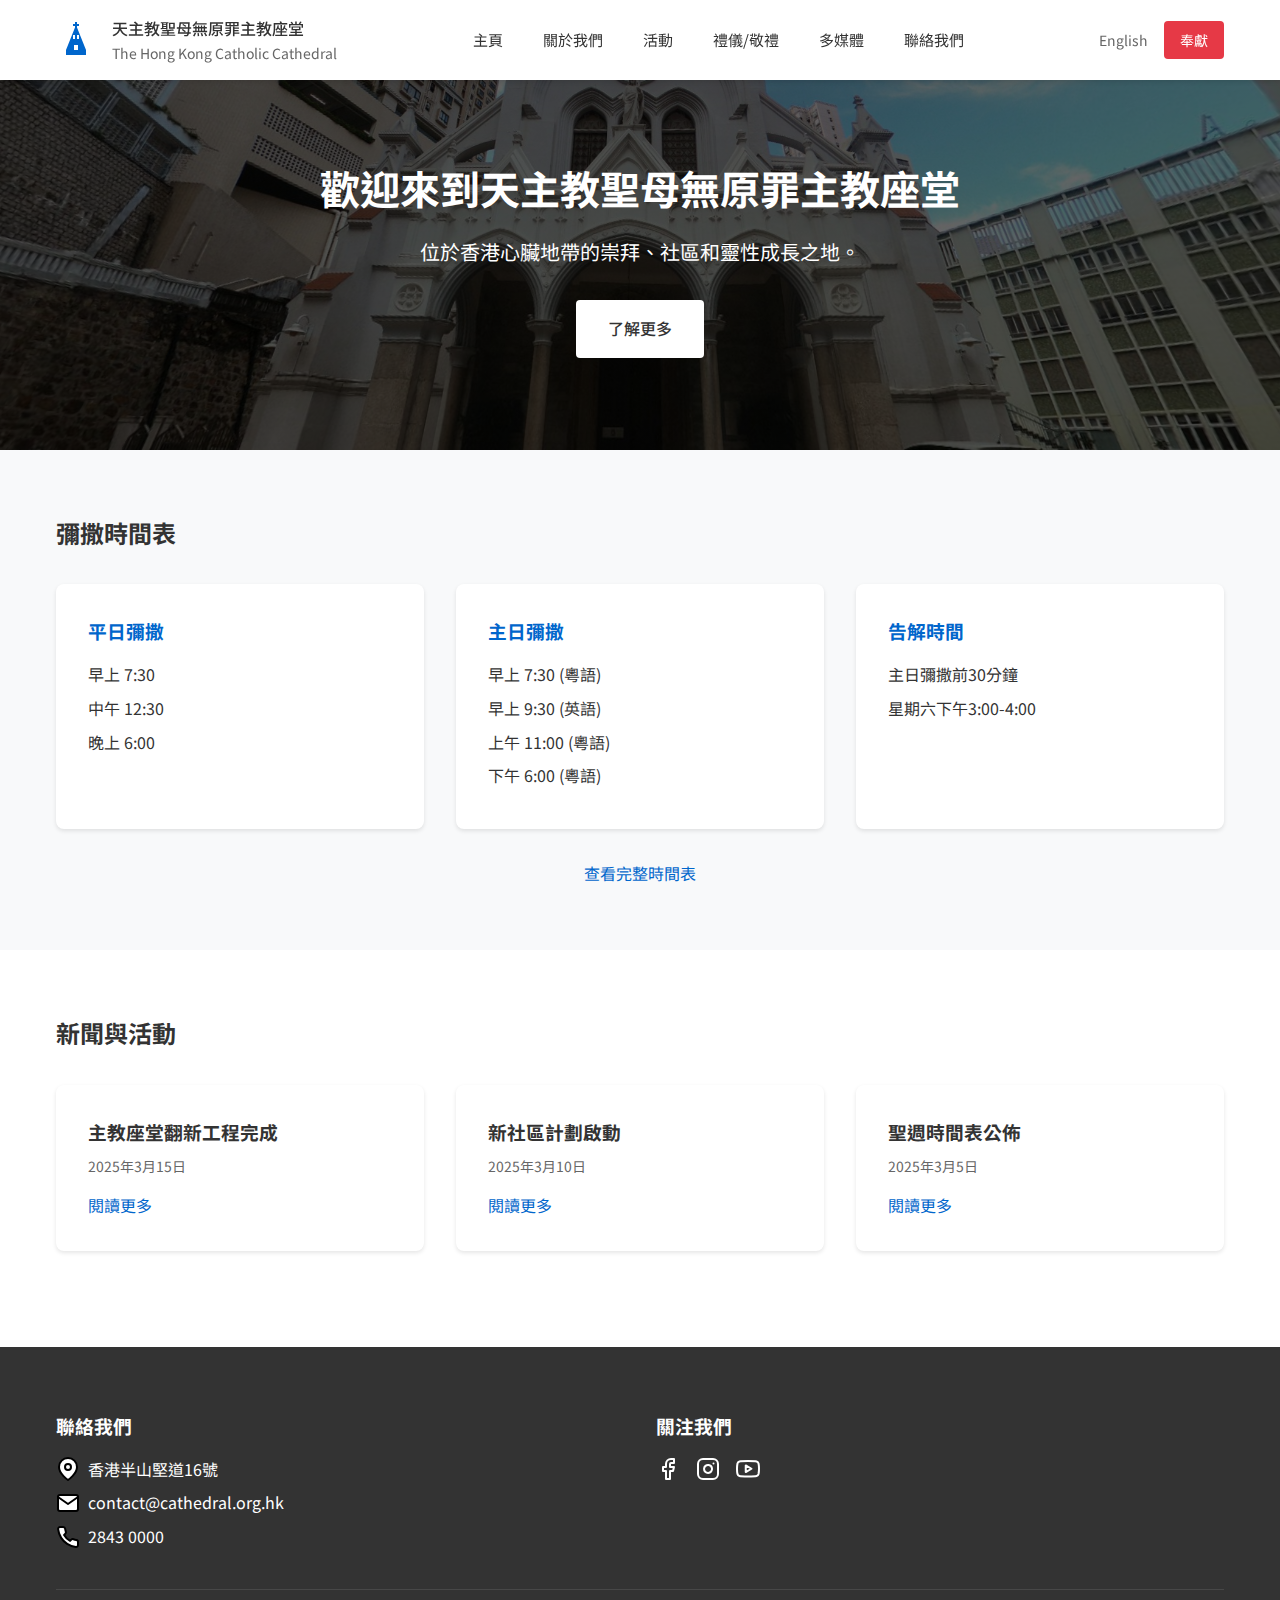
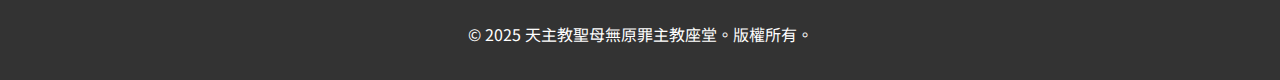
<file: index.html>
<!DOCTYPE html>
<html lang="zh">
<head>
    <meta charset="UTF-8">
    <meta name="viewport" content="width=device-width, initial-scale=1.0">
    <title>天主教聖母無原罪主教座堂 | The Hong Kong Catholic Cathedral</title>
    <link rel="stylesheet" href="styles/main.css">
    <link href="https://fonts.googleapis.com/css2?family=Noto+Sans+TC:wght@400;500;700&display=swap" rel="stylesheet">
</head>
<body>
    <header class="header">
        <div class="container">
            <div class="header-content">
                <a href="index.html" class="logo">
                    <img src="../public/placeholder.svg" alt="Cathedral Logo" width="40" height="40">
                    <div class="logo-text">
                        <h1>天主教聖母無原罪主教座堂</h1>
                        <p>The Hong Kong Catholic Cathedral</p>
                    </div>
                </a>
                <nav class="main-nav">
                    <ul>
                        <li><a href="index.html">主頁</a></li>
                        <li class="dropdown">
                            <a href="about.html">關於我們</a>
                            
                        </li>
                        <li><a href="events.html">活動</a></li>
                        <li><a href="worship.html">禮儀/敬禮</a></li>
                        <li><a href="media.html">多媒體</a></li>
                        <li><a href="contact.html">聯絡我們</a></li>
                    </ul>
                </nav>
                <div class="header-actions">
                    <a href="index-en.html" class="language-switch">English</a>
                    <a href="donate.html" class="donate-button">奉獻</a>
                </div>
                <button class="mobile-menu-toggle">
                    <span></span>
                    <span></span>
                    <span></span>
                </button>
            </div>
        </div>
    </header>

    <main>
        <section class="hero" >
            <div class="container">
                <h2>歡迎來到天主教聖母無原罪主教座堂</h2>
                <p>位於香港心臟地帶的崇拜、社區和靈性成長之地。</p>
                <a href="about.html" class="cta-button">了解更多</a>
            </div>
        </section>

        <section class="worship-schedule">
            <div class="container">
                <h2>彌撒時間表</h2>
                <div class="schedule-grid">
                    <div class="schedule-card">
                        <h3>平日彌撒</h3>
                        <ul>
                            <li>早上 7:30</li>
                            <li>中午 12:30</li>
                            <li>晚上 6:00</li>
                        </ul>
                    </div>
                    <div class="schedule-card">
                        <h3>主日彌撒</h3>
                        <ul>
                            <li>早上 7:30 (粵語)</li>
                            <li>早上 9:30 (英語)</li>
                            <li>上午 11:00 (粵語)</li>
                            <li>下午 6:00 (粵語)</li>
                        </ul>
                    </div>
                    <div class="schedule-card">
                        <h3>告解時間</h3>
                        <ul>
                            <li>主日彌撒前30分鐘</li>
                            <li>星期六下午3:00-4:00</li>
                        </ul>
                    </div>
                </div>
                <a href="worship.html" class="view-all-button">查看完整時間表</a>
            </div>
        </section>

        <section class="news-events">
            <div class="container">
                <h2>新聞與活動</h2>
                <div class="news-grid">
                    <article class="news-card">
                        <h3>主教座堂翻新工程完成</h3>
                        <time>2025年3月15日</time>
                        <a href="news/renovation-complete.html">閱讀更多</a>
                    </article>
                    <article class="news-card">
                        <h3>新社區計劃啟動</h3>
                        <time>2025年3月10日</time>
                        <a href="news/community-program.html">閱讀更多</a>
                    </article>
                    <article class="news-card">
                        <h3>聖週時間表公佈</h3>
                        <time>2025年3月5日</time>
                        <a href="news/holy-week-schedule.html">閱讀更多</a>
                    </article>
                </div>
            </div>
        </section>
    </main>

    <footer class="footer">
        <div class="container">
            <div class="footer-grid">
                <div class="footer-contact">
                    <h3>聯絡我們</h3>
                    <address>
                        <p><img src="icons/map-pin.svg" alt="地址">香港半山堅道16號</p>
                        <p><img src="icons/mail.svg" alt="電郵"><a href="mailto:contact@cathedral.org.hk">contact@cathedral.org.hk</a></p>
                        <p><img src="icons/phone.svg" alt="電話"><a href="tel:+85228430000">2843 0000</a></p>
                    </address>
                </div>
                <div class="footer-social">
                    <h3>關注我們</h3>
                    <div class="social-links">
                        <a href="#" target="_blank" rel="noopener noreferrer"><img src="icons/facebook.svg" alt="Facebook"></a>
                        <a href="#" target="_blank" rel="noopener noreferrer"><img src="icons/instagram.svg" alt="Instagram"></a>
                        <a href="#" target="_blank" rel="noopener noreferrer"><img src="icons/youtube.svg" alt="YouTube"></a>
                    </div>
                </div>
            </div>
            <div class="footer-bottom">
                <p>&copy; 2025 天主教聖母無原罪主教座堂。版權所有。</p>
            </div>
        </div>
    </footer>

    <script src="js/main.js"></script>
</body>
</html>
</file>
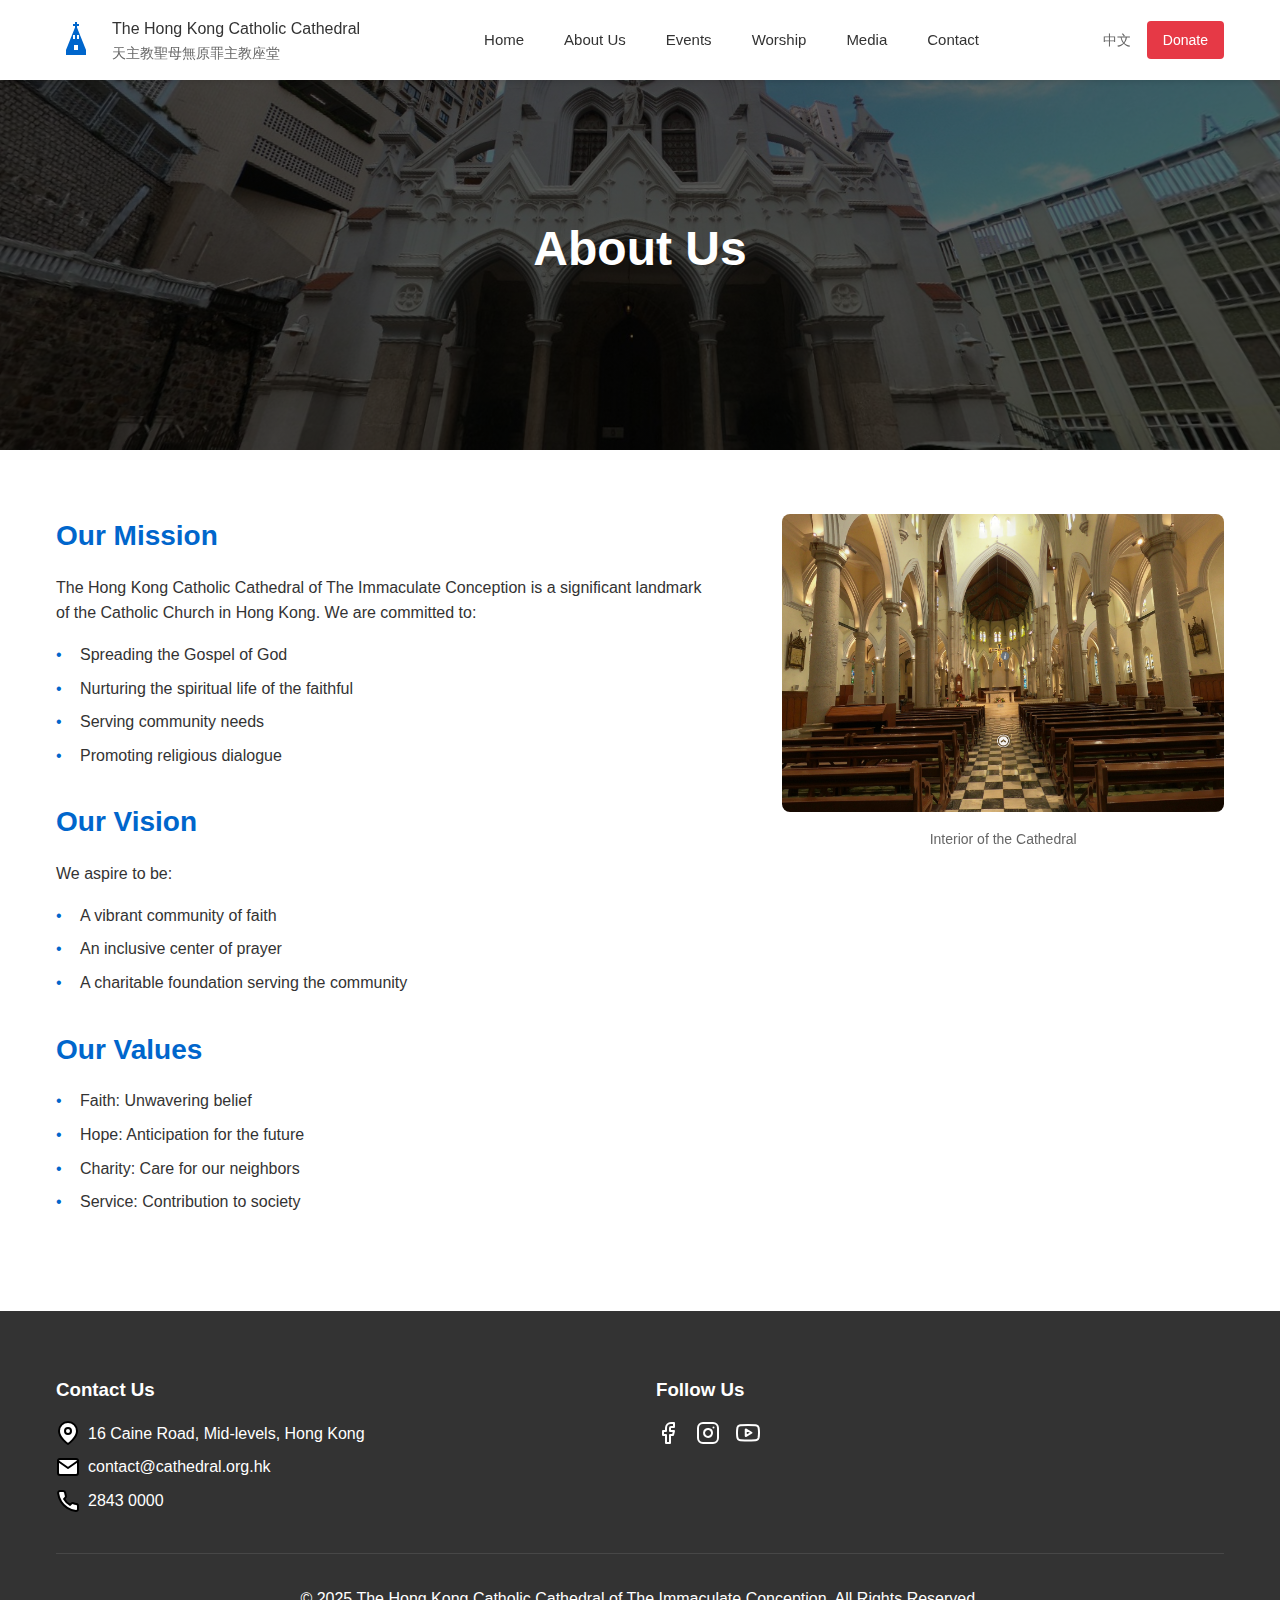
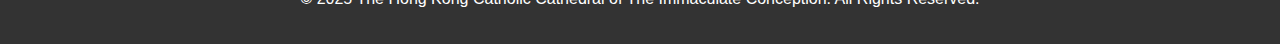
<file: about-en.html>
<!DOCTYPE html>
<html lang="en">
<head>
    <meta charset="UTF-8">
    <meta name="viewport" content="width=device-width, initial-scale=1.0">
    <title>About Us - The Hong Kong Catholic Cathedral of The Immaculate Conception</title>
    <link rel="stylesheet" href="styles/main.css">
    <link href="https://fonts.googleapis.com/css2?family=Noto+Sans:wght@400;500;700&display=swap" rel="stylesheet">
</head>
<body>
    <header class="header">
        <div class="container">
            <div class="header-content">
                <a href="index-en.html" class="logo">
                    <img src="public/placeholder.svg" alt="Cathedral Logo" width="40" height="40">
                    <div class="logo-text">
                        <h1>The Hong Kong Catholic Cathedral</h1>
                        <p>天主教聖母無原罪主教座堂</p>
                    </div>
                </a>
                <nav class="main-nav">
                    <ul>
                        <li><a href="index-en.html">Home</a></li>
                        <li class="dropdown">
                            <a href="about-en.html">About Us</a>
                        </li>
                        <li><a href="events-en.html">Events</a></li>
                        <li><a href="worship-en.html">Worship</a></li>
                        <li><a href="media-en.html">Media</a></li>
                        <li><a href="contact-en.html">Contact</a></li>
                    </ul>
                </nav>
                <div class="header-actions">
                    <a href="about.html" class="language-switch">中文</a>
                    <a href="donate-en.html" class="donate-button">Donate</a>
                </div>
                <button class="mobile-menu-toggle">
                    <span></span>
                    <span></span>
                    <span></span>
                </button>
            </div>
        </div>
    </header>

    <main>
        <section class="page-header" >
            <div class="container">
                <h1>About Us</h1>
            </div>
        </section>

        <section class="about-content">
            <div class="container">
                <div class="about-grid">
                    <div class="about-text">
                        <h2>Our Mission</h2>
                        <p>The Hong Kong Catholic Cathedral of The Immaculate Conception is a significant landmark of the Catholic Church in Hong Kong. We are committed to:</p>
                        <ul>
                            <li>Spreading the Gospel of God</li>
                            <li>Nurturing the spiritual life of the faithful</li>
                            <li>Serving community needs</li>
                            <li>Promoting religious dialogue</li>
                        </ul>

                        <h2>Our Vision</h2>
                        <p>We aspire to be:</p>
                        <ul>
                            <li>A vibrant community of faith</li>
                            <li>An inclusive center of prayer</li>
                            <li>A charitable foundation serving the community</li>
                        </ul>

                        <h2>Our Values</h2>
                        <ul>
                            <li>Faith: Unwavering belief</li>
                            <li>Hope: Anticipation for the future</li>
                            <li>Charity: Care for our neighbors</li>
                            <li>Service: Contribution to society</li>
                        </ul>
                    </div>
                    <div class="about-image">
                        <img src="public/church-inside.png" alt="Cathedral Interior" class="rounded-image">
                        <p class="image-caption">Interior of the Cathedral</p>
                    </div>
                </div>
            </div>
        </section>
    </main>

    <footer class="footer">
        <div class="container">
            <div class="footer-grid">
                <div class="footer-contact">
                    <h3>Contact Us</h3>
                    <address>
                        <p><img src="icons/map-pin.svg" alt="Address">16 Caine Road, Mid-levels, Hong Kong</p>
                        <p><img src="icons/mail.svg" alt="Email"><a href="mailto:contact@cathedral.org.hk">contact@cathedral.org.hk</a></p>
                        <p><img src="icons/phone.svg" alt="Phone"><a href="tel:+85228430000">2843 0000</a></p>
                    </address>
                </div>
                <div class="footer-social">
                    <h3>Follow Us</h3>
                    <div class="social-links">
                        <a href="#" target="_blank" rel="noopener noreferrer"><img src="icons/facebook.svg" alt="Facebook"></a>
                        <a href="#" target="_blank" rel="noopener noreferrer"><img src="icons/instagram.svg" alt="Instagram"></a>
                        <a href="#" target="_blank" rel="noopener noreferrer"><img src="icons/youtube.svg" alt="YouTube"></a>
                    </div>
                </div>
            </div>
            <div class="footer-bottom">
                <p>&copy; 2025 The Hong Kong Catholic Cathedral of The Immaculate Conception. All Rights Reserved.</p>
            </div>
        </div>
    </footer>

    <script src="js/main.js"></script>
</body>
</html>
</file>
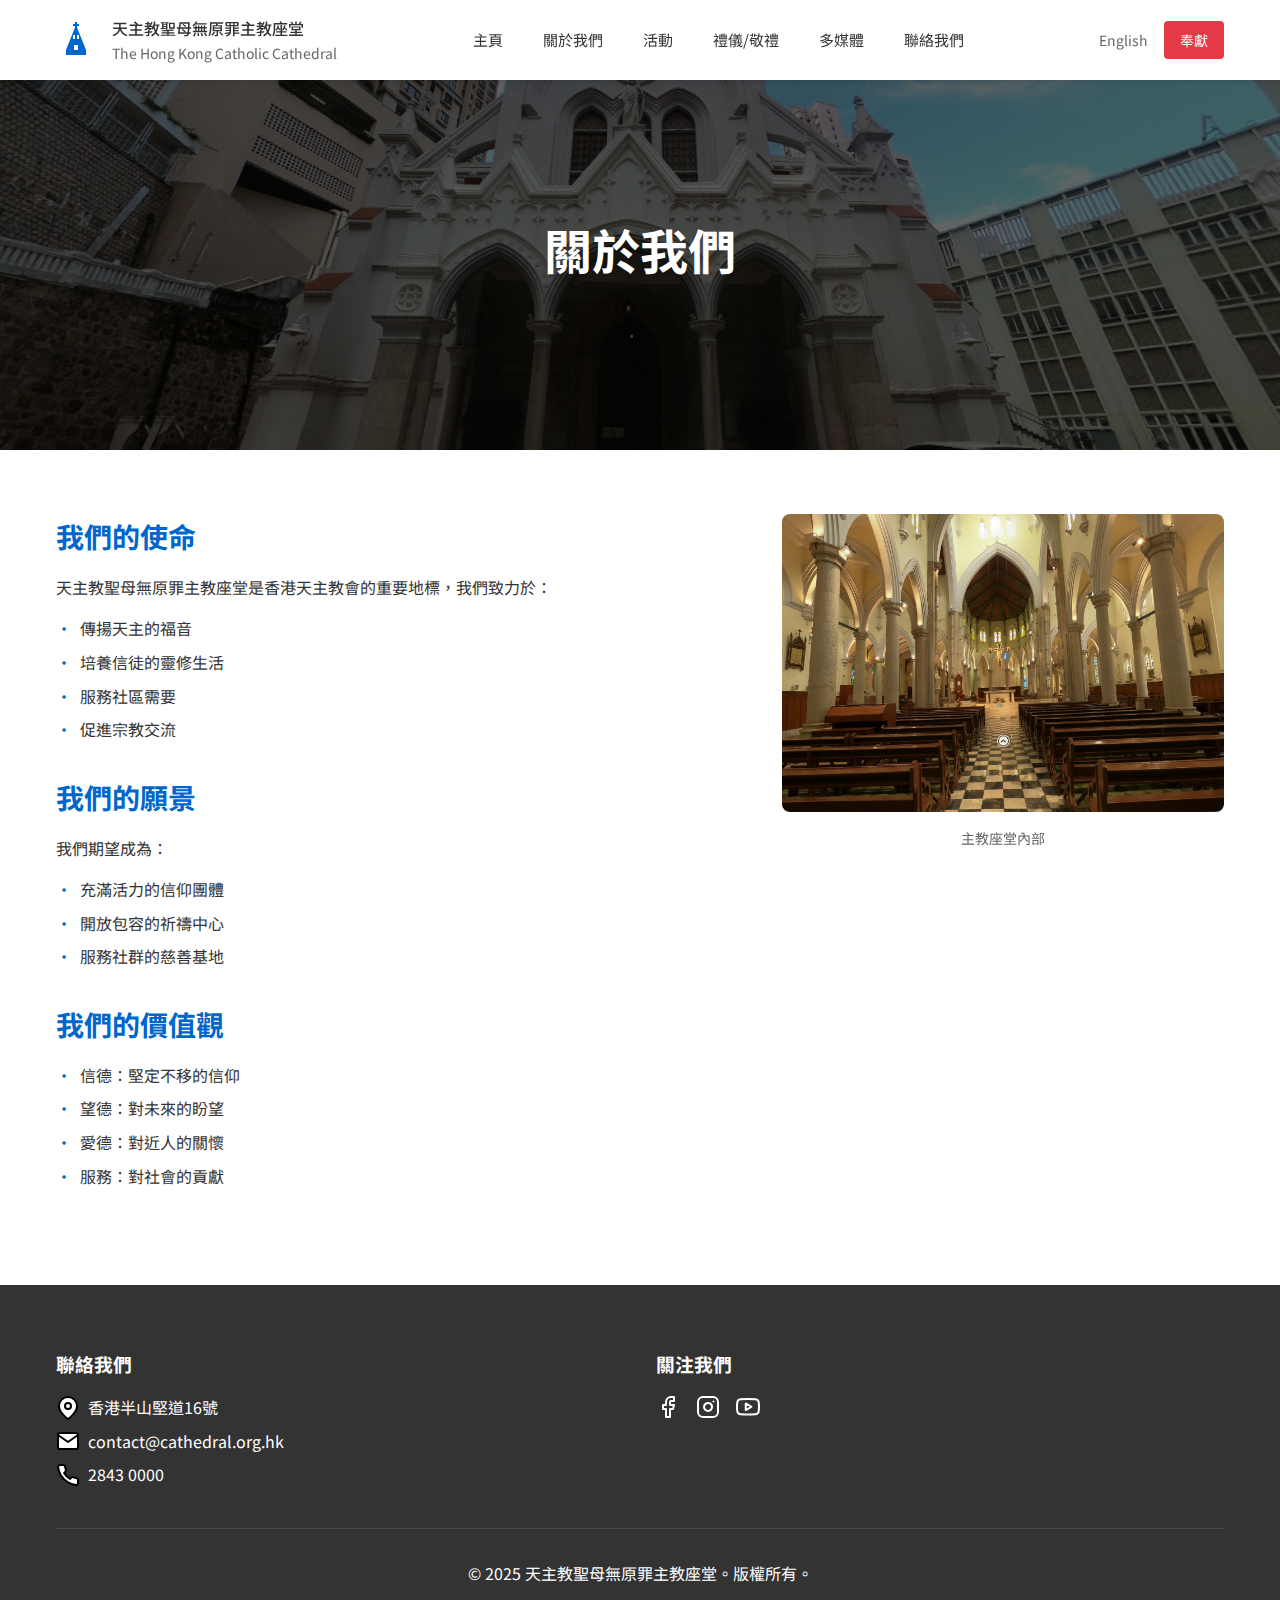
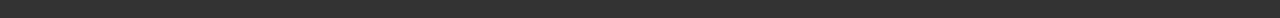
<file: about.html>
<!DOCTYPE html>
<html lang="zh">
<head>
    <meta charset="UTF-8">
    <meta name="viewport" content="width=device-width, initial-scale=1.0">
    <title>關於我們 - 天主教聖母無原罪主教座堂</title>
    <link rel="stylesheet" href="styles/main.css">
    <link href="https://fonts.googleapis.com/css2?family=Noto+Sans+TC:wght@400;500;700&display=swap" rel="stylesheet">
</head>
<body>
    <header class="header">
        <div class="container">
            <div class="header-content">
                <a href="index.html" class="logo">
                    <img src="public/placeholder.svg" alt="Cathedral Logo" width="40" height="40">
                    <div class="logo-text">
                        <h1>天主教聖母無原罪主教座堂</h1>
                        <p>The Hong Kong Catholic Cathedral</p>
                    </div>
                </a>
                <nav class="main-nav">
                    <ul>
                        <li><a href="index.html">主頁</a></li>
                        <li class="dropdown">
                            <a href="about.html">關於我們</a>
                            
                        </li>
                        <li><a href="events.html">活動</a></li>
                        <li><a href="worship.html">禮儀/敬禮</a></li>
                        <li><a href="media.html">多媒體</a></li>
                        <li><a href="contact.html">聯絡我們</a></li>
                    </ul>
                </nav>
                <div class="header-actions">
                    <a href="about-en.html" class="language-switch">English</a>
                    <a href="donate.html" class="donate-button">奉獻</a>
                </div>
                <button class="mobile-menu-toggle">
                    <span></span>
                    <span></span>
                    <span></span>
                </button>
            </div>
        </div>
    </header>

    <main>
        <section class="page-header" >
            <div class="container">
                <h1>關於我們</h1>
            </div>
        </section>

        <section class="about-content">
            <div class="container">
                <div class="about-grid">
                    <div class="about-text">
                        <h2>我們的使命</h2>
                        <p>天主教聖母無原罪主教座堂是香港天主教會的重要地標，我們致力於：</p>
                        <ul>
                            <li>傳揚天主的福音</li>
                            <li>培養信徒的靈修生活</li>
                            <li>服務社區需要</li>
                            <li>促進宗教交流</li>
                        </ul>

                        <h2>我們的願景</h2>
                        <p>我們期望成為：</p>
                        <ul>
                            <li>充滿活力的信仰團體</li>
                            <li>開放包容的祈禱中心</li>
                            <li>服務社群的慈善基地</li>
                        </ul>

                        <h2>我們的價值觀</h2>
                        <ul>
                            <li>信德：堅定不移的信仰</li>
                            <li>望德：對未來的盼望</li>
                            <li>愛德：對近人的關懷</li>
                            <li>服務：對社會的貢獻</li>
                        </ul>
                    </div>
                    <div class="about-image">
                        <img src="public/church-inside.png" alt="主教座堂內部" class="rounded-image">
                        <p class="image-caption">主教座堂內部</p>
                    </div>
                </div>
            </div>
        </section>
    </main>

    <footer class="footer">
        <div class="container">
            <div class="footer-grid">
                <div class="footer-contact">
                    <h3>聯絡我們</h3>
                    <address>
                        <p><img src="icons/map-pin.svg" alt="地址">香港半山堅道16號</p>
                        <p><img src="icons/mail.svg" alt="電郵"><a href="mailto:contact@cathedral.org.hk">contact@cathedral.org.hk</a></p>
                        <p><img src="icons/phone.svg" alt="電話"><a href="tel:+85228430000">2843 0000</a></p>
                    </address>
                </div>
                <div class="footer-social">
                    <h3>關注我們</h3>
                    <div class="social-links">
                        <a href="#" target="_blank" rel="noopener noreferrer"><img src="icons/facebook.svg" alt="Facebook"></a>
                        <a href="#" target="_blank" rel="noopener noreferrer"><img src="icons/instagram.svg" alt="Instagram"></a>
                        <a href="#" target="_blank" rel="noopener noreferrer"><img src="icons/youtube.svg" alt="YouTube"></a>
                    </div>
                </div>
            </div>
            <div class="footer-bottom">
                <p>&copy; 2025 天主教聖母無原罪主教座堂。版權所有。</p>
            </div>
        </div>
    </footer>

    <script src="js/main.js"></script>
</body>
</html>
</file>
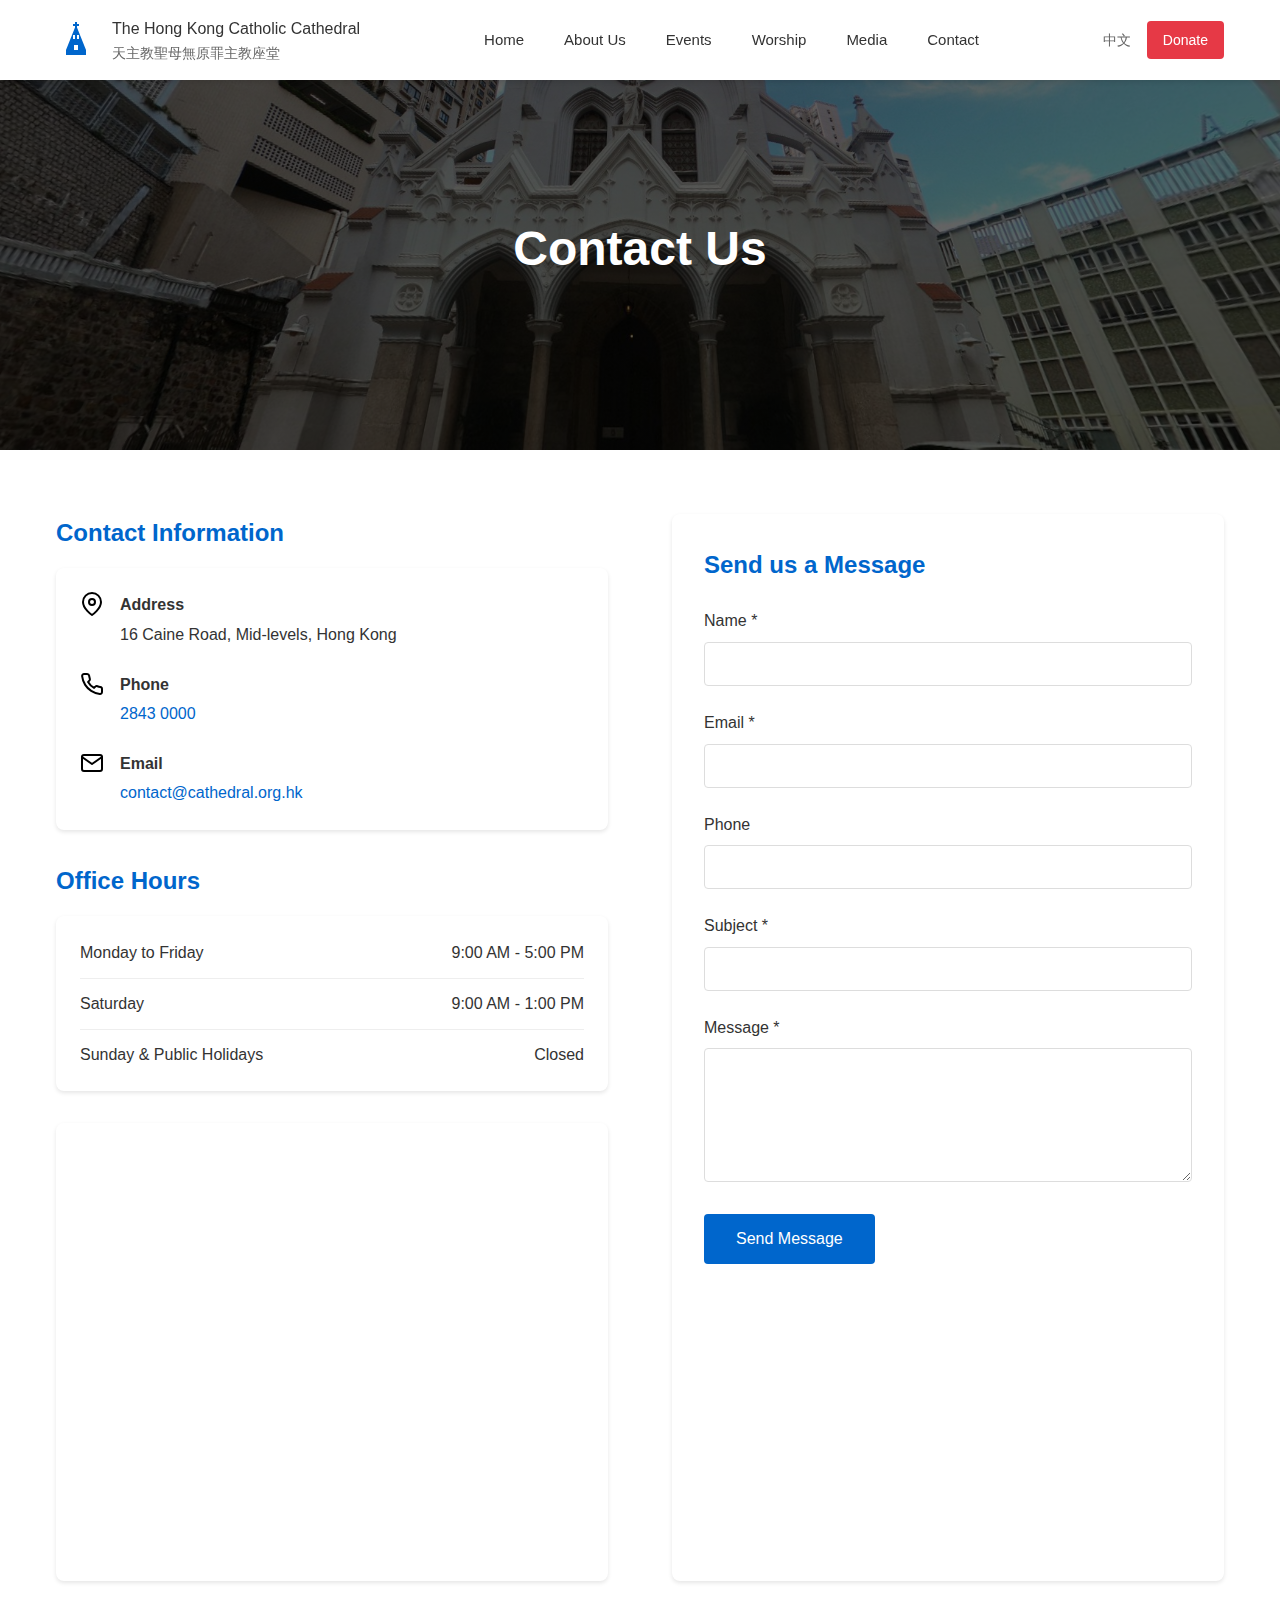
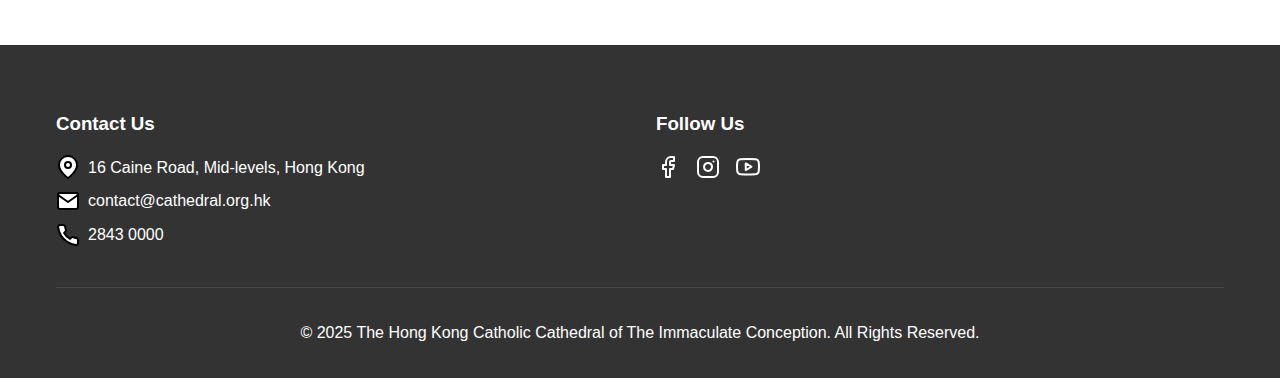
<file: contact-en.html>
<!DOCTYPE html>
<html lang="en">
<head>
    <meta charset="UTF-8">
    <meta name="viewport" content="width=device-width, initial-scale=1.0">
    <title>Contact Us - The Hong Kong Catholic Cathedral of The Immaculate Conception</title>
    <link rel="stylesheet" href="styles/main.css">
    <link href="https://fonts.googleapis.com/css2?family=Noto+Sans:wght@400;500;700&display=swap" rel="stylesheet">
</head>
<body>
    <header class="header">
        <div class="container">
            <div class="header-content">
                <a href="index-en.html" class="logo">
                    <img src="public/placeholder.svg" alt="Cathedral Logo" width="40" height="40">
                    <div class="logo-text">
                        <h1>The Hong Kong Catholic Cathedral</h1>
                        <p>天主教聖母無原罪主教座堂</p>
                    </div>
                </a>
                <nav class="main-nav">
                    <ul>
                        <li><a href="index-en.html">Home</a></li>
                        <li class="dropdown">
                            <a href="about-en.html">About Us</a>
                           
                        </li>
                        <li><a href="events-en.html">Events</a></li>
                        <li><a href="worship-en.html">Worship</a></li>
                        <li><a href="media-en.html">Media</a></li>
                        <li><a href="contact-en.html">Contact</a></li>
                    </ul>
                </nav>
                <div class="header-actions">
                    <a href="contact.html" class="language-switch">中文</a>
                    <a href="donate-en.html" class="donate-button">Donate</a>
                </div>
                <button class="mobile-menu-toggle">
                    <span></span>
                    <span></span>
                    <span></span>
                </button>
            </div>
        </div>
    </header>

    <main>
        <section class="page-header" >
            <div class="container">
                <h1>Contact Us</h1>
            </div>
        </section>

        <section class="contact-content">
            <div class="container">
                <div class="contact-grid">
                    <div class="contact-info">
                        <h2>Contact Information</h2>
                        <div class="info-card">
                            <div class="info-item">
                                <img src="icons/map-pin.svg" alt="Address">
                                <div>
                                    <h3>Address</h3>
                                    <p>16 Caine Road, Mid-levels, Hong Kong</p>
                                </div>
                            </div>
                            <div class="info-item">
                                <img src="icons/phone.svg" alt="Phone">
                                <div>
                                    <h3>Phone</h3>
                                    <p><a href="tel:+85228430000">2843 0000</a></p>
                                </div>
                            </div>
                            <div class="info-item">
                                <img src="icons/mail.svg" alt="Email">
                                <div>
                                    <h3>Email</h3>
                                    <p><a href="mailto:contact@cathedral.org.hk">contact@cathedral.org.hk</a></p>
                                </div>
                            </div>
                        </div>

                        <h2>Office Hours</h2>
                        <div class="info-card">
                            <ul class="office-hours">
                                <li>
                                    <span>Monday to Friday</span>
                                    <span>9:00 AM - 5:00 PM</span>
                                </li>
                                <li>
                                    <span>Saturday</span>
                                    <span>9:00 AM - 1:00 PM</span>
                                </li>
                                <li>
                                    <span>Sunday & Public Holidays</span>
                                    <span>Closed</span>
                                </li>
                            </ul>
                        </div>

                        <div class="map-container">
                            <iframe 
                                src="https://www.google.com/maps/embed?pb=!1m18!1m12!1m3!1d3691.9914762340187!2d114.1495!3d22.2799!2m3!1f0!2f0!3f0!3m2!1i1024!2i768!4f13.1!3m3!1m2!1s0x0%3A0x0!2zMjLCsDE2JzQ3LjYiTiAxMTTCsDA4JzU4LjIiRQ!5e0!3m2!1sen!2shk!4v1635825600000!5m2!1sen!2shk" 
                                width="100%" 
                                height="450" 
                                style="border:0;" 
                                allowfullscreen="" 
                                loading="lazy">
                            </iframe>
                        </div>
                    </div>

                    <div class="contact-form">
                        <h2>Send us a Message</h2>
                        <form id="contactForm" action="/submit-form" method="POST">
                            <div class="form-group">
                                <label for="name">Name *</label>
                                <input type="text" id="name" name="name" required>
                            </div>
                            <div class="form-group">
                                <label for="email">Email *</label>
                                <input type="email" id="email" name="email" required>
                            </div>
                            <div class="form-group">
                                <label for="phone">Phone</label>
                                <input type="tel" id="phone" name="phone">
                            </div>
                            <div class="form-group">
                                <label for="subject">Subject *</label>
                                <input type="text" id="subject" name="subject" required>
                            </div>
                            <div class="form-group">
                                <label for="message">Message *</label>
                                <textarea id="message" name="message" rows="6" required></textarea>
                            </div>
                            <button type="submit" class="submit-button">Send Message</button>
                        </form>
                    </div>
                </div>
            </div>
        </section>
    </main>

    <footer class="footer">
        <div class="container">
            <div class="footer-grid">
                <div class="footer-contact">
                    <h3>Contact Us</h3>
                    <address>
                        <p><img src="icons/map-pin.svg" alt="Address">16 Caine Road, Mid-levels, Hong Kong</p>
                        <p><img src="icons/mail.svg" alt="Email"><a href="mailto:contact@cathedral.org.hk">contact@cathedral.org.hk</a></p>
                        <p><img src="icons/phone.svg" alt="Phone"><a href="tel:+85228430000">2843 0000</a></p>
                    </address>
                </div>
                <div class="footer-social">
                    <h3>Follow Us</h3>
                    <div class="social-links">
                        <a href="#" target="_blank" rel="noopener noreferrer"><img src="icons/facebook.svg" alt="Facebook"></a>
                        <a href="#" target="_blank" rel="noopener noreferrer"><img src="icons/instagram.svg" alt="Instagram"></a>
                        <a href="#" target="_blank" rel="noopener noreferrer"><img src="icons/youtube.svg" alt="YouTube"></a>
                    </div>
                </div>
            </div>
            <div class="footer-bottom">
                <p>&copy; 2025 The Hong Kong Catholic Cathedral of The Immaculate Conception. All Rights Reserved.</p>
            </div>
        </div>
    </footer>

    <script src="js/main.js"></script>
</body>
</html>
</file>
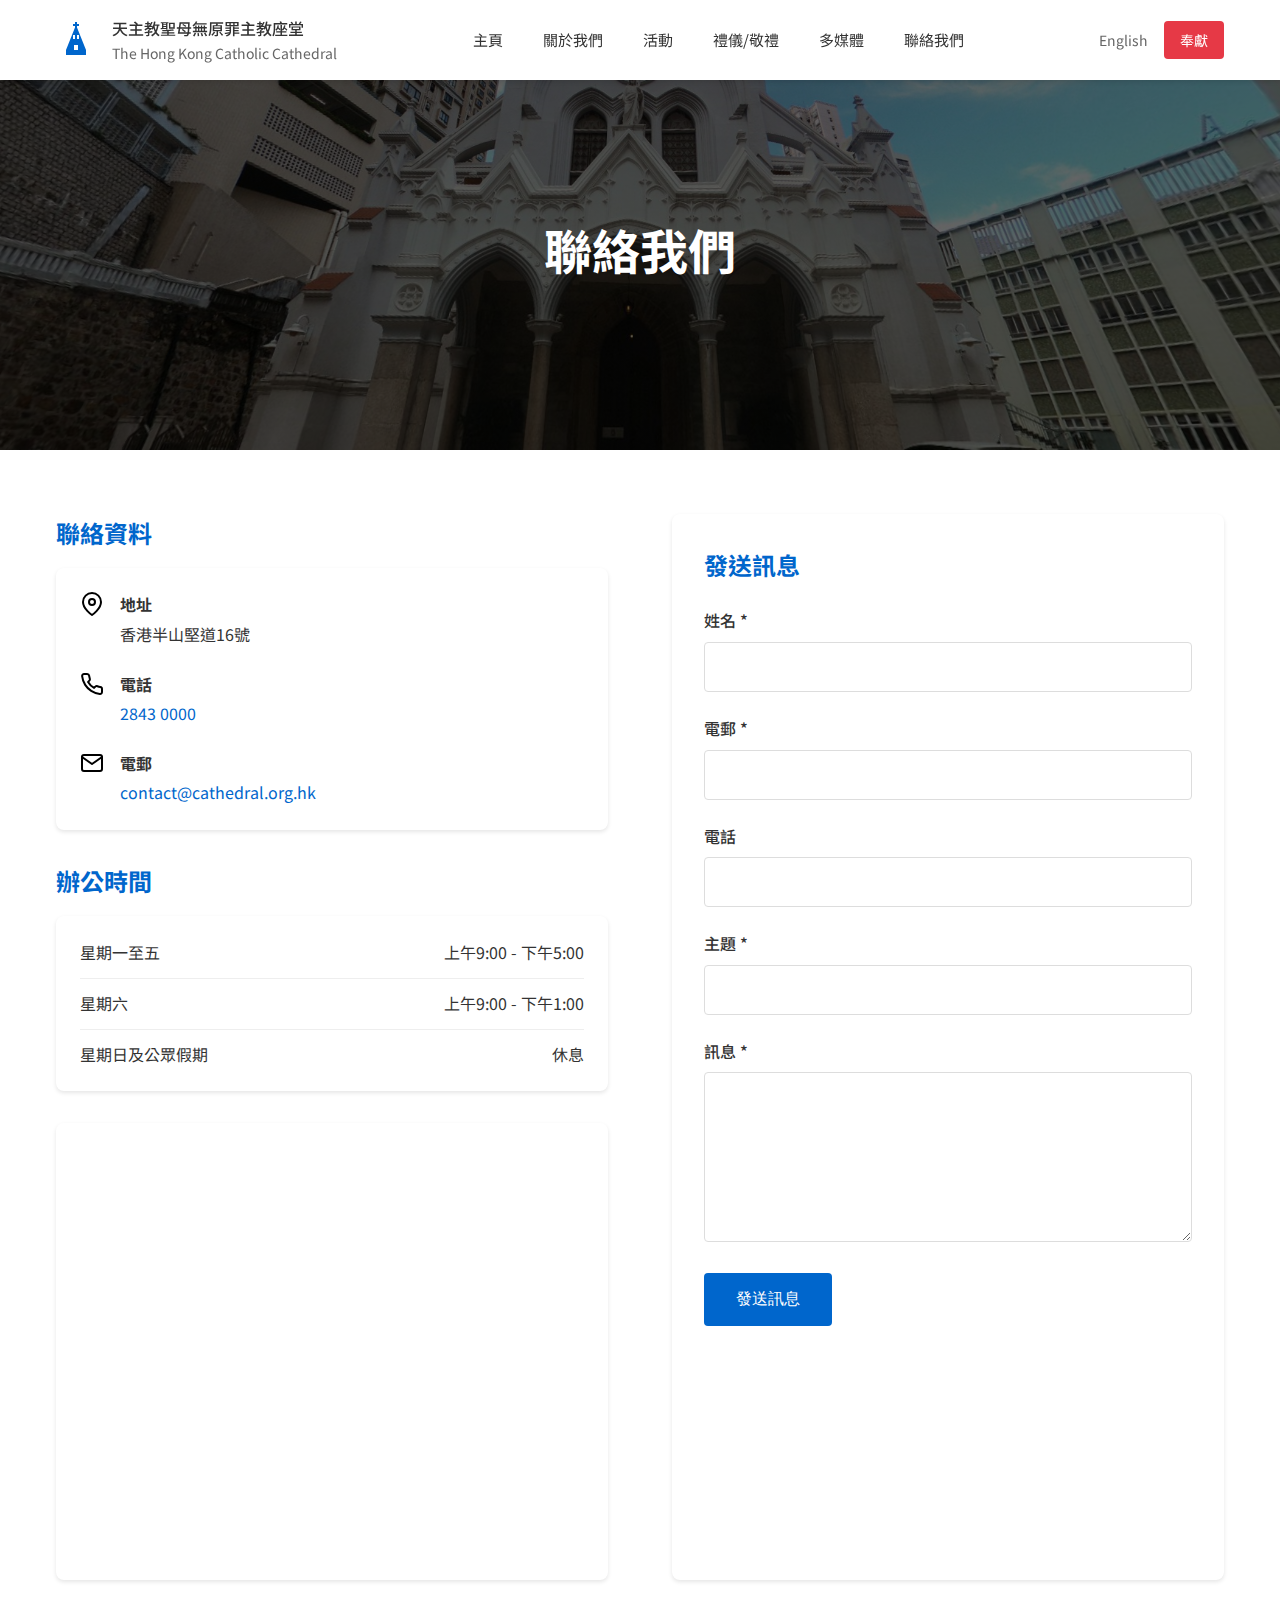
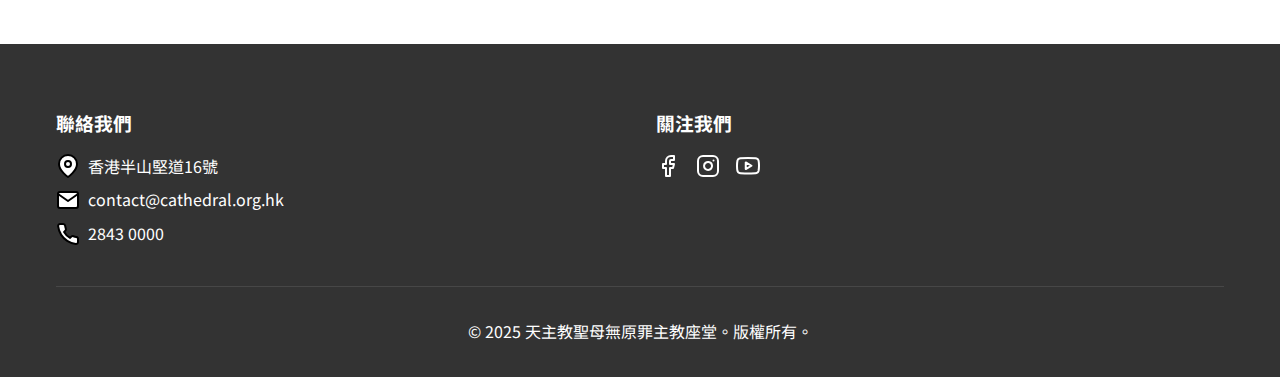
<file: contact.html>
<!DOCTYPE html>
<html lang="zh">
<head>
    <meta charset="UTF-8">
    <meta name="viewport" content="width=device-width, initial-scale=1.0">
    <title>聯絡我們 - 天主教聖母無原罪主教座堂</title>
    <link rel="stylesheet" href="styles/main.css">
    <link href="https://fonts.googleapis.com/css2?family=Noto+Sans+TC:wght@400;500;700&display=swap" rel="stylesheet">
</head>
<body>
    <header class="header">
        <div class="container">
            <div class="header-content">
                <a href="index.html" class="logo">
                    <img src="public/placeholder.svg" alt="Cathedral Logo" width="40" height="40">
                    <div class="logo-text">
                        <h1>天主教聖母無原罪主教座堂</h1>
                        <p>The Hong Kong Catholic Cathedral</p>
                    </div>
                </a>
                <nav class="main-nav">
                    <ul>
                        <li><a href="index.html">主頁</a></li>
                        <li class="dropdown">
                            <a href="about.html">關於我們</a>
                           
                        </li>
                        <li><a href="events.html">活動</a></li>
                        <li><a href="worship.html">禮儀/敬禮</a></li>
                        <li><a href="media.html">多媒體</a></li>
                        <li><a href="contact.html">聯絡我們</a></li>
                    </ul>
                </nav>
                <div class="header-actions">
                    <a href="contact-en.html" class="language-switch">English</a>
                    <a href="donate.html" class="donate-button">奉獻</a>
                </div>
                <button class="mobile-menu-toggle">
                    <span></span>
                    <span></span>
                    <span></span>
                </button>
            </div>
        </div>
    </header>

    <main>
        <section class="page-header" >
            <div class="container">
                <h1>聯絡我們</h1>
            </div>
        </section>

        <section class="contact-content">
            <div class="container">
                <div class="contact-grid">
                    <div class="contact-info">
                        <h2>聯絡資料</h2>
                        <div class="info-card">
                            <div class="info-item">
                                <img src="icons/map-pin.svg" alt="地址">
                                <div>
                                    <h3>地址</h3>
                                    <p>香港半山堅道16號</p>
                                </div>
                            </div>
                            <div class="info-item">
                                <img src="icons/phone.svg" alt="電話">
                                <div>
                                    <h3>電話</h3>
                                    <p><a href="tel:+85228430000">2843 0000</a></p>
                                </div>
                            </div>
                            <div class="info-item">
                                <img src="icons/mail.svg" alt="電郵">
                                <div>
                                    <h3>電郵</h3>
                                    <p><a href="mailto:contact@cathedral.org.hk">contact@cathedral.org.hk</a></p>
                                </div>
                            </div>
                        </div>

                        <h2>辦公時間</h2>
                        <div class="info-card">
                            <ul class="office-hours">
                                <li>
                                    <span>星期一至五</span>
                                    <span>上午9:00 - 下午5:00</span>
                                </li>
                                <li>
                                    <span>星期六</span>
                                    <span>上午9:00 - 下午1:00</span>
                                </li>
                                <li>
                                    <span>星期日及公眾假期</span>
                                    <span>休息</span>
                                </li>
                            </ul>
                        </div>

                        <div class="map-container">
                            <iframe 
                                src="https://www.google.com/maps/embed?pb=!1m18!1m12!1m3!1d3691.9914762340187!2d114.1495!3d22.2799!2m3!1f0!2f0!3f0!3m2!1i1024!2i768!4f13.1!3m3!1m2!1s0x0%3A0x0!2zMjLCsDE2JzQ3LjYiTiAxMTTCsDA4JzU4LjIiRQ!5e0!3m2!1sen!2shk!4v1635825600000!5m2!1sen!2shk" 
                                width="100%" 
                                height="450" 
                                style="border:0;" 
                                allowfullscreen="" 
                                loading="lazy">
                            </iframe>
                        </div>
                    </div>

                    <div class="contact-form">
                        <h2>發送訊息</h2>
                        <form id="contactForm" action="/submit-form" method="POST">
                            <div class="form-group">
                                <label for="name">姓名 *</label>
                                <input type="text" id="name" name="name" required>
                            </div>
                            <div class="form-group">
                                <label for="email">電郵 *</label>
                                <input type="email" id="email" name="email" required>
                            </div>
                            <div class="form-group">
                                <label for="phone">電話</label>
                                <input type="tel" id="phone" name="phone">
                            </div>
                            <div class="form-group">
                                <label for="subject">主題 *</label>
                                <input type="text" id="subject" name="subject" required>
                            </div>
                            <div class="form-group">
                                <label for="message">訊息 *</label>
                                <textarea id="message" name="message" rows="6" required></textarea>
                            </div>
                            <button type="submit" class="submit-button">發送訊息</button>
                        </form>
                    </div>
                </div>
            </div>
        </section>
    </main>

    <footer class="footer">
        <div class="container">
            <div class="footer-grid">
                <div class="footer-contact">
                    <h3>聯絡我們</h3>
                    <address>
                        <p><img src="icons/map-pin.svg" alt="地址">香港半山堅道16號</p>
                        <p><img src="icons/mail.svg" alt="電郵"><a href="mailto:contact@cathedral.org.hk">contact@cathedral.org.hk</a></p>
                        <p><img src="icons/phone.svg" alt="電話"><a href="tel:+85228430000">2843 0000</a></p>
                    </address>
                </div>
                <div class="footer-social">
                    <h3>關注我們</h3>
                    <div class="social-links">
                        <a href="#" target="_blank" rel="noopener noreferrer"><img src="icons/facebook.svg" alt="Facebook"></a>
                        <a href="#" target="_blank" rel="noopener noreferrer"><img src="icons/instagram.svg" alt="Instagram"></a>
                        <a href="#" target="_blank" rel="noopener noreferrer"><img src="icons/youtube.svg" alt="YouTube"></a>
                    </div>
                </div>
            </div>
            <div class="footer-bottom">
                <p>&copy; 2025 天主教聖母無原罪主教座堂。版權所有。</p>
            </div>
        </div>
    </footer>

    <script src="js/main.js"></script>
</body>
</html>
</file>
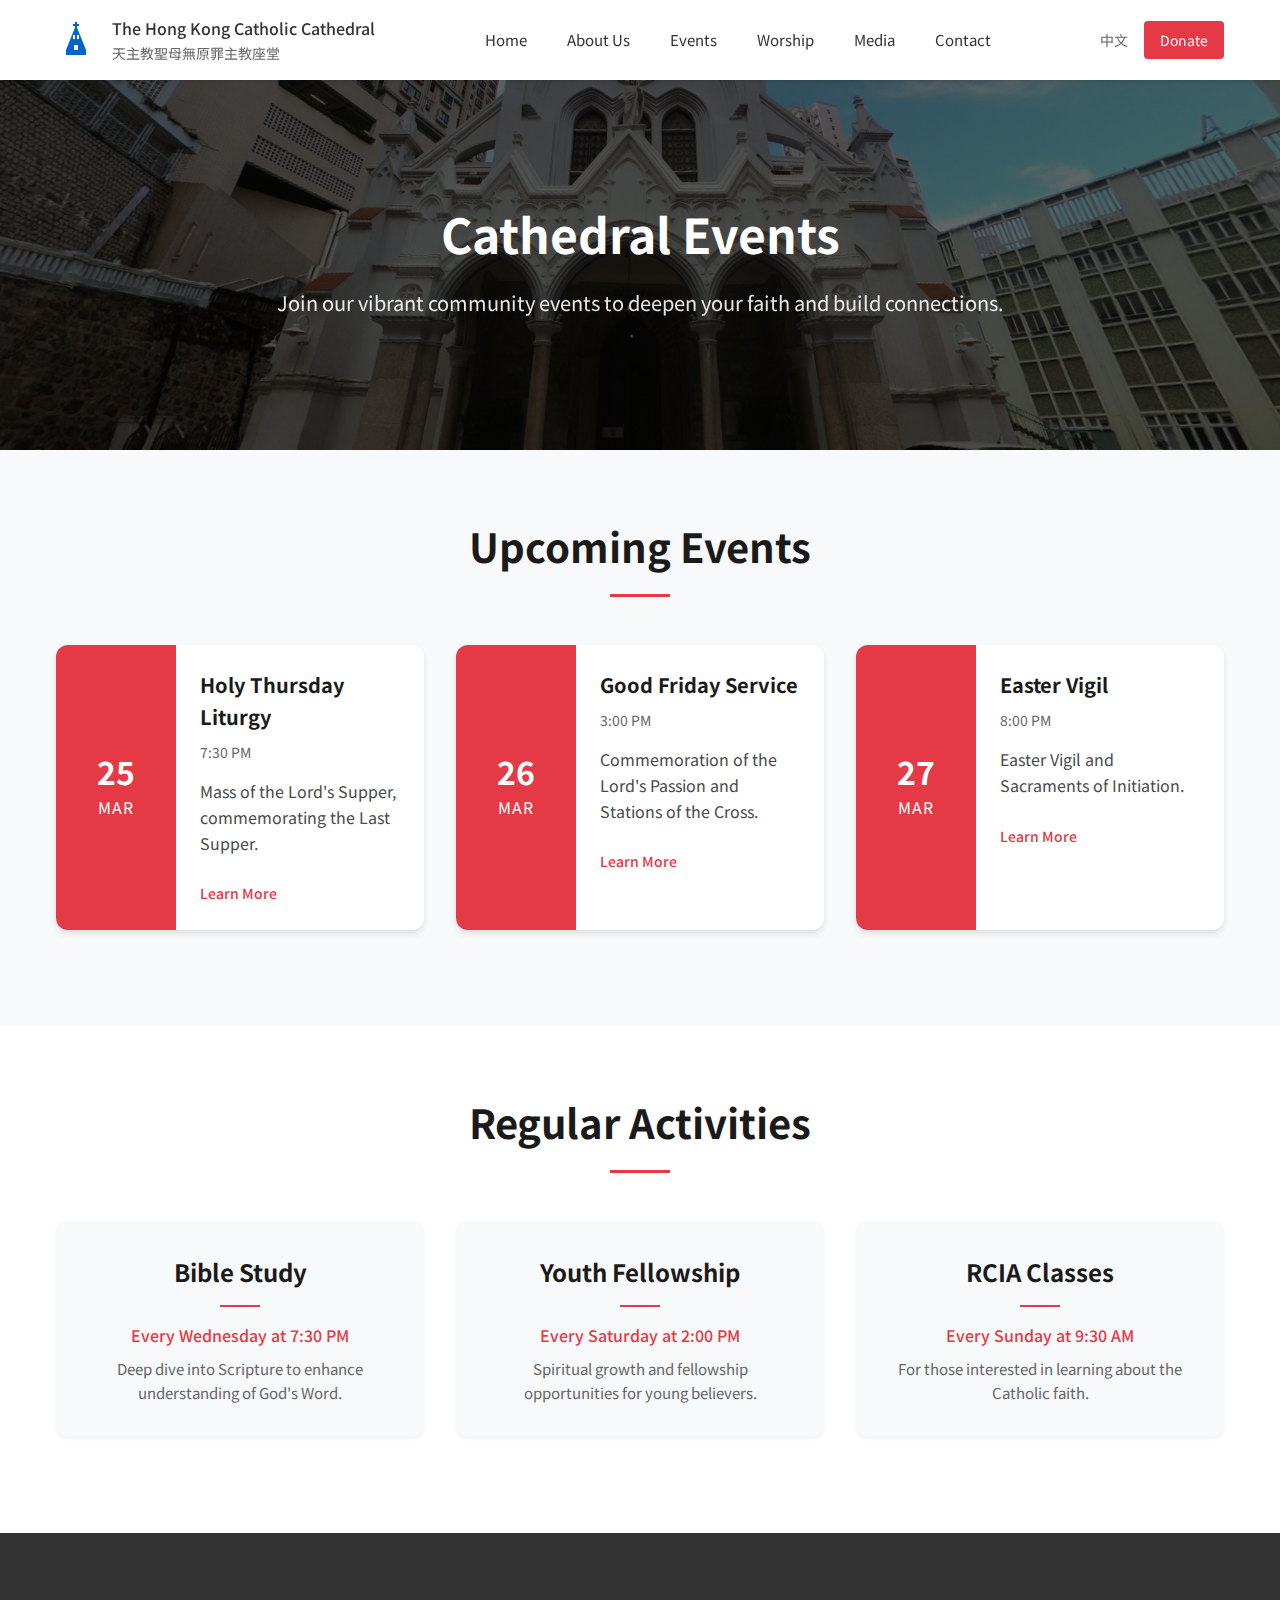
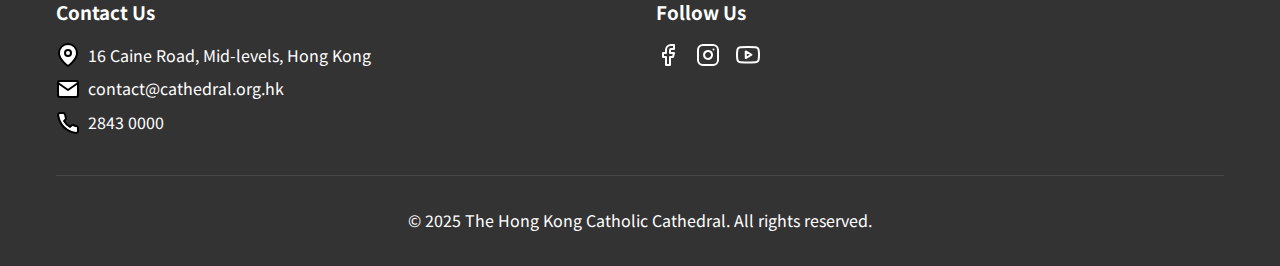
<file: events-en.html>
<!DOCTYPE html>
<html lang="en">
<head>
    <meta charset="UTF-8">
    <meta name="viewport" content="width=device-width, initial-scale=1.0">
    <title>Events | The Hong Kong Catholic Cathedral</title>
    <link rel="stylesheet" href="styles/main.css">
    <link href="https://fonts.googleapis.com/css2?family=Noto+Sans+TC:wght@400;500;700&display=swap" rel="stylesheet">
</head>
<body>
    <header class="header">
        <div class="container">
            <div class="header-content">
                <a href="index-en.html" class="logo">
                    <img src="../public/placeholder.svg" alt="Cathedral Logo" width="40" height="40">
                    <div class="logo-text">
                        <h1>The Hong Kong Catholic Cathedral</h1>
                        <p>天主教聖母無原罪主教座堂</p>
                    </div>
                </a>
                <nav class="main-nav">
                    <ul>
                        <li><a href="index-en.html">Home</a></li>
                        <li class="dropdown">
                            <a href="about-en.html">About Us</a>
                            
                        </li>
                        <li><a href="events-en.html" class="active">Events</a></li>
                        <li><a href="worship-en.html">Worship</a></li>
                        <li><a href="media-en.html">Media</a></li>
                        <li><a href="contact-en.html">Contact</a></li>
                    </ul>
                </nav>
                <div class="header-actions">
                    <a href="events.html" class="language-switch">中文</a>
                    <a href="donate-en.html" class="donate-button">Donate</a>
                </div>
                <button class="mobile-menu-toggle">
                    <span></span>
                    <span></span>
                    <span></span>
                </button>
            </div>
        </div>
    </header>

    <main>
        <section class="page-header" >
            <div class="container">
                <h1>Cathedral Events</h1>
                <p>Join our vibrant community events to deepen your faith and build connections.</p>
            </div>
        </section>

        <section class="upcoming-events">
            <div class="container">
                <h2>Upcoming Events</h2>
                <div class="events-grid">
                    <article class="event-card">
                        <div class="event-date">
                            <span class="day">25</span>
                            <span class="month">MAR</span>
                        </div>
                        <div class="event-details">
                            <h3>Holy Thursday Liturgy</h3>
                            <time>7:30 PM</time>
                            <p>Mass of the Lord's Supper, commemorating the Last Supper.</p>
                            <a href="#" class="event-link">Learn More</a>
                        </div>
                    </article>

                    <article class="event-card">
                        <div class="event-date">
                            <span class="day">26</span>
                            <span class="month">MAR</span>
                        </div>
                        <div class="event-details">
                            <h3>Good Friday Service</h3>
                            <time>3:00 PM</time>
                            <p>Commemoration of the Lord's Passion and Stations of the Cross.</p>
                            <a href="#" class="event-link">Learn More</a>
                        </div>
                    </article>

                    <article class="event-card">
                        <div class="event-date">
                            <span class="day">27</span>
                            <span class="month">MAR</span>
                        </div>
                        <div class="event-details">
                            <h3>Easter Vigil</h3>
                            <time>8:00 PM</time>
                            <p>Easter Vigil and Sacraments of Initiation.</p>
                            <a href="#" class="event-link">Learn More</a>
                        </div>
                    </article>
                </div>
            </div>
        </section>

        <section class="regular-activities">
            <div class="container">
                <h2>Regular Activities</h2>
                <div class="activities-grid">
                    <div class="activity-card">
                        <h3>Bible Study</h3>
                        <p>Every Wednesday at 7:30 PM</p>
                        <p>Deep dive into Scripture to enhance understanding of God's Word.</p>
                    </div>
                    <div class="activity-card">
                        <h3>Youth Fellowship</h3>
                        <p>Every Saturday at 2:00 PM</p>
                        <p>Spiritual growth and fellowship opportunities for young believers.</p>
                    </div>
                    <div class="activity-card">
                        <h3>RCIA Classes</h3>
                        <p>Every Sunday at 9:30 AM</p>
                        <p>For those interested in learning about the Catholic faith.</p>
                    </div>
                </div>
            </div>
        </section>

        
    </main>

    <footer class="footer">
        <div class="container">
            <div class="footer-grid">
                <div class="footer-contact">
                    <h3>Contact Us</h3>
                    <address>
                        <p><img src="icons/map-pin.svg" alt="Address">16 Caine Road, Mid-levels, Hong Kong</p>
                        <p><img src="icons/mail.svg" alt="Email"><a href="mailto:contact@cathedral.org.hk">contact@cathedral.org.hk</a></p>
                        <p><img src="icons/phone.svg" alt="Phone"><a href="tel:+85228430000">2843 0000</a></p>
                    </address>
                </div>
                <div class="footer-social">
                    <h3>Follow Us</h3>
                    <div class="social-links">
                        <a href="#" target="_blank" rel="noopener noreferrer"><img src="icons/facebook.svg" alt="Facebook"></a>
                        <a href="#" target="_blank" rel="noopener noreferrer"><img src="icons/instagram.svg" alt="Instagram"></a>
                        <a href="#" target="_blank" rel="noopener noreferrer"><img src="icons/youtube.svg" alt="YouTube"></a>
                    </div>
                </div>
            </div>
            <div class="footer-bottom">
                <p>&copy; 2025 The Hong Kong Catholic Cathedral. All rights reserved.</p>
            </div>
        </div>
    </footer>

    <script src="js/main.js"></script>
</body>
</html>
</file>
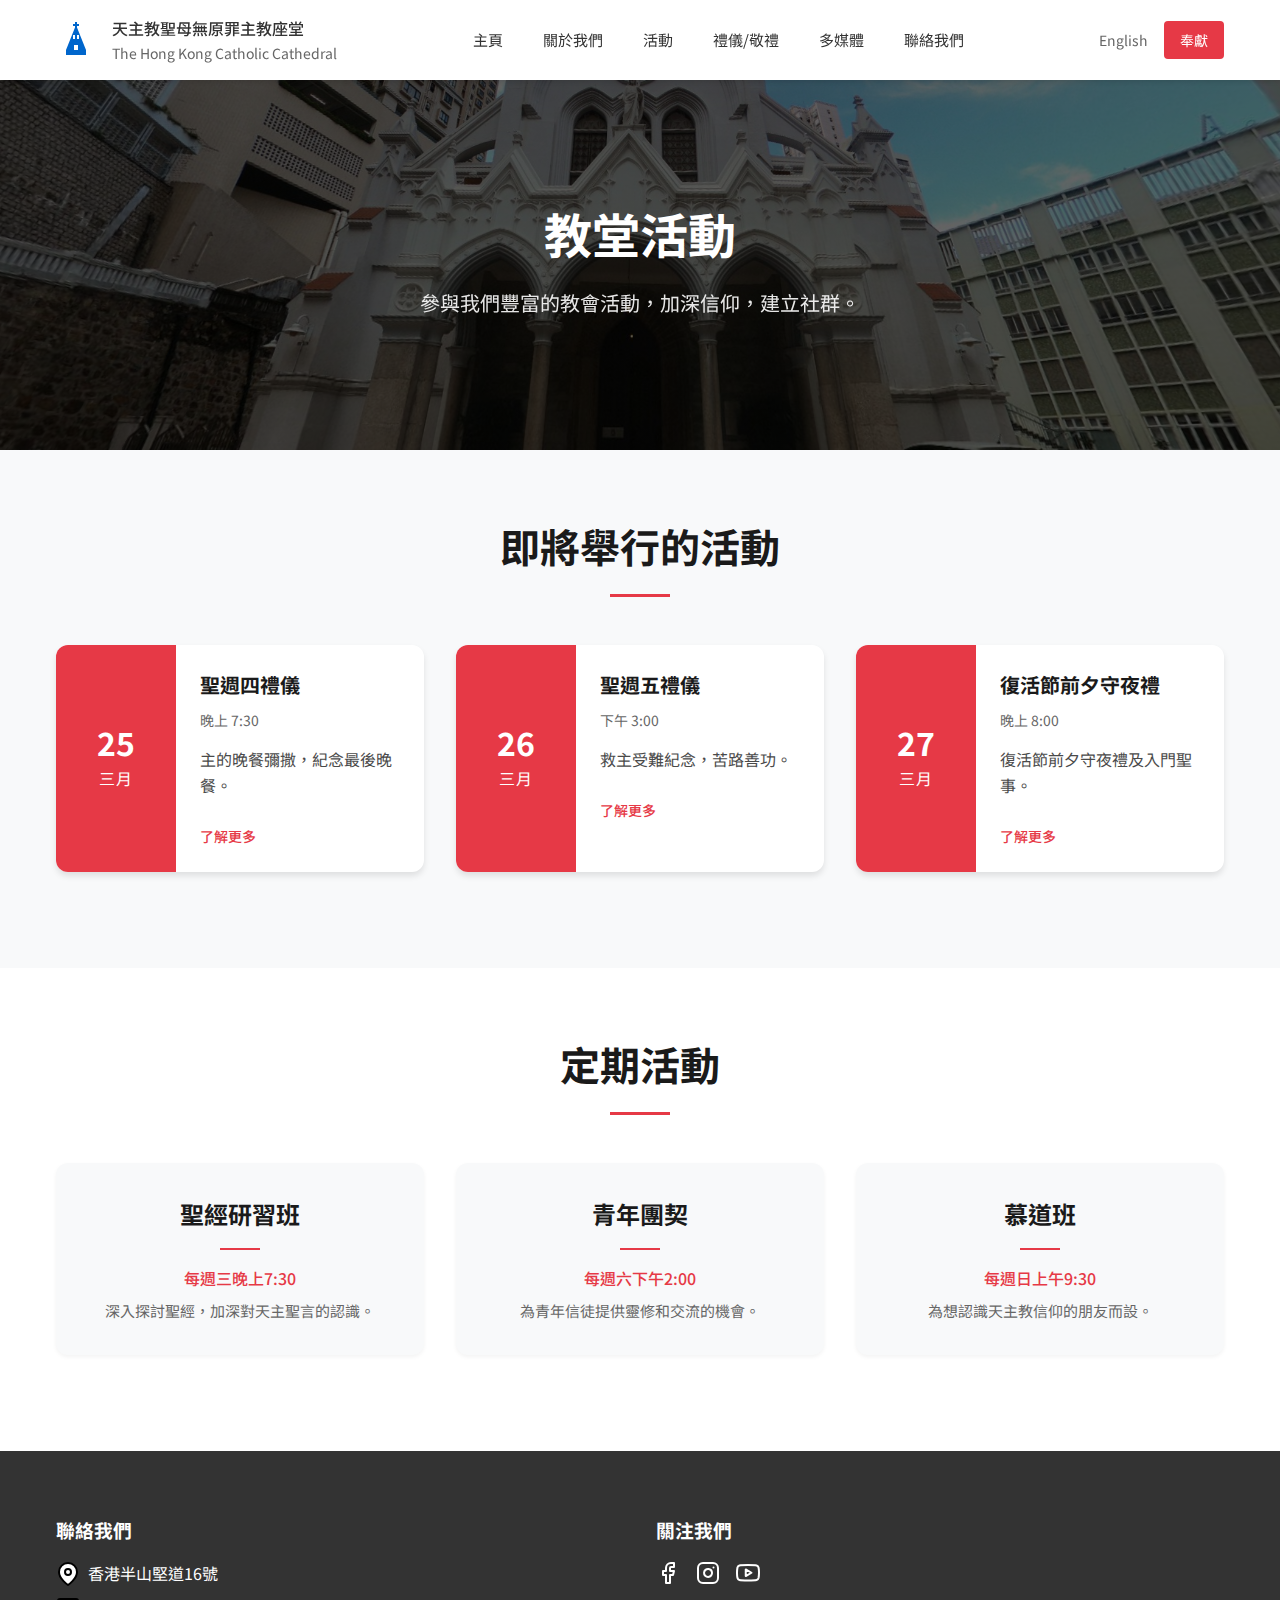
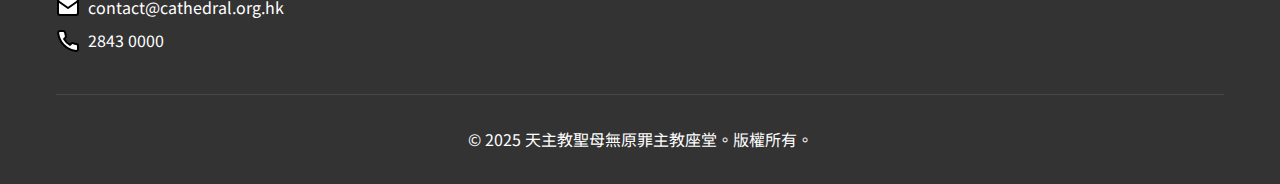
<file: events.html>
<!DOCTYPE html>
<html lang="zh">
<head>
    <meta charset="UTF-8">
    <meta name="viewport" content="width=device-width, initial-scale=1.0">
    <title>活動 | 天主教聖母無原罪主教座堂</title>
    <link rel="stylesheet" href="styles/main.css">
    <link href="https://fonts.googleapis.com/css2?family=Noto+Sans+TC:wght@400;500;700&display=swap" rel="stylesheet">
</head>
<body>
    <header class="header">
        <div class="container">
            <div class="header-content">
                <a href="index.html" class="logo">
                    <img src="public/placeholder.svg" alt="Cathedral Logo" width="40" height="40">
                    <div class="logo-text">
                        <h1>天主教聖母無原罪主教座堂</h1>
                        <p>The Hong Kong Catholic Cathedral</p>
                    </div>
                </a>
                <nav class="main-nav">
                    <ul>
                        <li><a href="index.html">主頁</a></li>
                        <li class="dropdown">
                            <a href="about.html">關於我們</a>
                           
                        </li>
                        <li><a href="events.html" class="active">活動</a></li>
                        <li><a href="worship.html">禮儀/敬禮</a></li>
                        <li><a href="media.html">多媒體</a></li>
                        <li><a href="contact.html">聯絡我們</a></li>
                    </ul>
                </nav>
                <div class="header-actions">
                    <a href="events-en.html" class="language-switch">English</a>
                    <a href="donate.html" class="donate-button">奉獻</a>
                </div>
                <button class="mobile-menu-toggle">
                    <span></span>
                    <span></span>
                    <span></span>
                </button>
            </div>
        </div>
    </header>

    <main>
        <section class="page-header" >
            <div class="container">
                <h1>教堂活動</h1>
                <p>參與我們豐富的教會活動，加深信仰，建立社群。</p>
            </div>
        </section>

        <section class="upcoming-events">
            <div class="container">
                <h2>即將舉行的活動</h2>
                <div class="events-grid">
                    <article class="event-card">
                        <div class="event-date">
                            <span class="day">25</span>
                            <span class="month">三月</span>
                        </div>
                        <div class="event-details">
                            <h3>聖週四禮儀</h3>
                            <time>晚上 7:30</time>
                            <p>主的晚餐彌撒，紀念最後晚餐。</p>
                            <a href="#" class="event-link">了解更多</a>
                        </div>
                    </article>

                    <article class="event-card">
                        <div class="event-date">
                            <span class="day">26</span>
                            <span class="month">三月</span>
                        </div>
                        <div class="event-details">
                            <h3>聖週五禮儀</h3>
                            <time>下午 3:00</time>
                            <p>救主受難紀念，苦路善功。</p>
                            <a href="#" class="event-link">了解更多</a>
                        </div>
                    </article>

                    <article class="event-card">
                        <div class="event-date">
                            <span class="day">27</span>
                            <span class="month">三月</span>
                        </div>
                        <div class="event-details">
                            <h3>復活節前夕守夜禮</h3>
                            <time>晚上 8:00</time>
                            <p>復活節前夕守夜禮及入門聖事。</p>
                            <a href="#" class="event-link">了解更多</a>
                        </div>
                    </article>
                </div>
            </div>
        </section>

        <section class="regular-activities">
            <div class="container">
                <h2>定期活動</h2>
                <div class="activities-grid">
                    <div class="activity-card">
                        <h3>聖經研習班</h3>
                        <p>每週三晚上7:30</p>
                        <p>深入探討聖經，加深對天主聖言的認識。</p>
                    </div>
                    <div class="activity-card">
                        <h3>青年團契</h3>
                        <p>每週六下午2:00</p>
                        <p>為青年信徒提供靈修和交流的機會。</p>
                    </div>
                    <div class="activity-card">
                        <h3>慕道班</h3>
                        <p>每週日上午9:30</p>
                        <p>為想認識天主教信仰的朋友而設。</p>
                    </div>
                </div>
            </div>
        </section>

    </main>

    <footer class="footer">
        <div class="container">
            <div class="footer-grid">
                <div class="footer-contact">
                    <h3>聯絡我們</h3>
                    <address>
                        <p><img src="icons/map-pin.svg" alt="地址">香港半山堅道16號</p>
                        <p><img src="icons/mail.svg" alt="電郵"><a href="mailto:contact@cathedral.org.hk">contact@cathedral.org.hk</a></p>
                        <p><img src="icons/phone.svg" alt="電話"><a href="tel:+85228430000">2843 0000</a></p>
                    </address>
                </div>
                <div class="footer-social">
                    <h3>關注我們</h3>
                    <div class="social-links">
                        <a href="#" target="_blank" rel="noopener noreferrer"><img src="icons/facebook.svg" alt="Facebook"></a>
                        <a href="#" target="_blank" rel="noopener noreferrer"><img src="icons/instagram.svg" alt="Instagram"></a>
                        <a href="#" target="_blank" rel="noopener noreferrer"><img src="icons/youtube.svg" alt="YouTube"></a>
                    </div>
                </div>
            </div>
            <div class="footer-bottom">
                <p>&copy; 2025 天主教聖母無原罪主教座堂。版權所有。</p>
            </div>
        </div>
    </footer>

    <script src="js/main.js"></script>
</body>
</html>
</file>
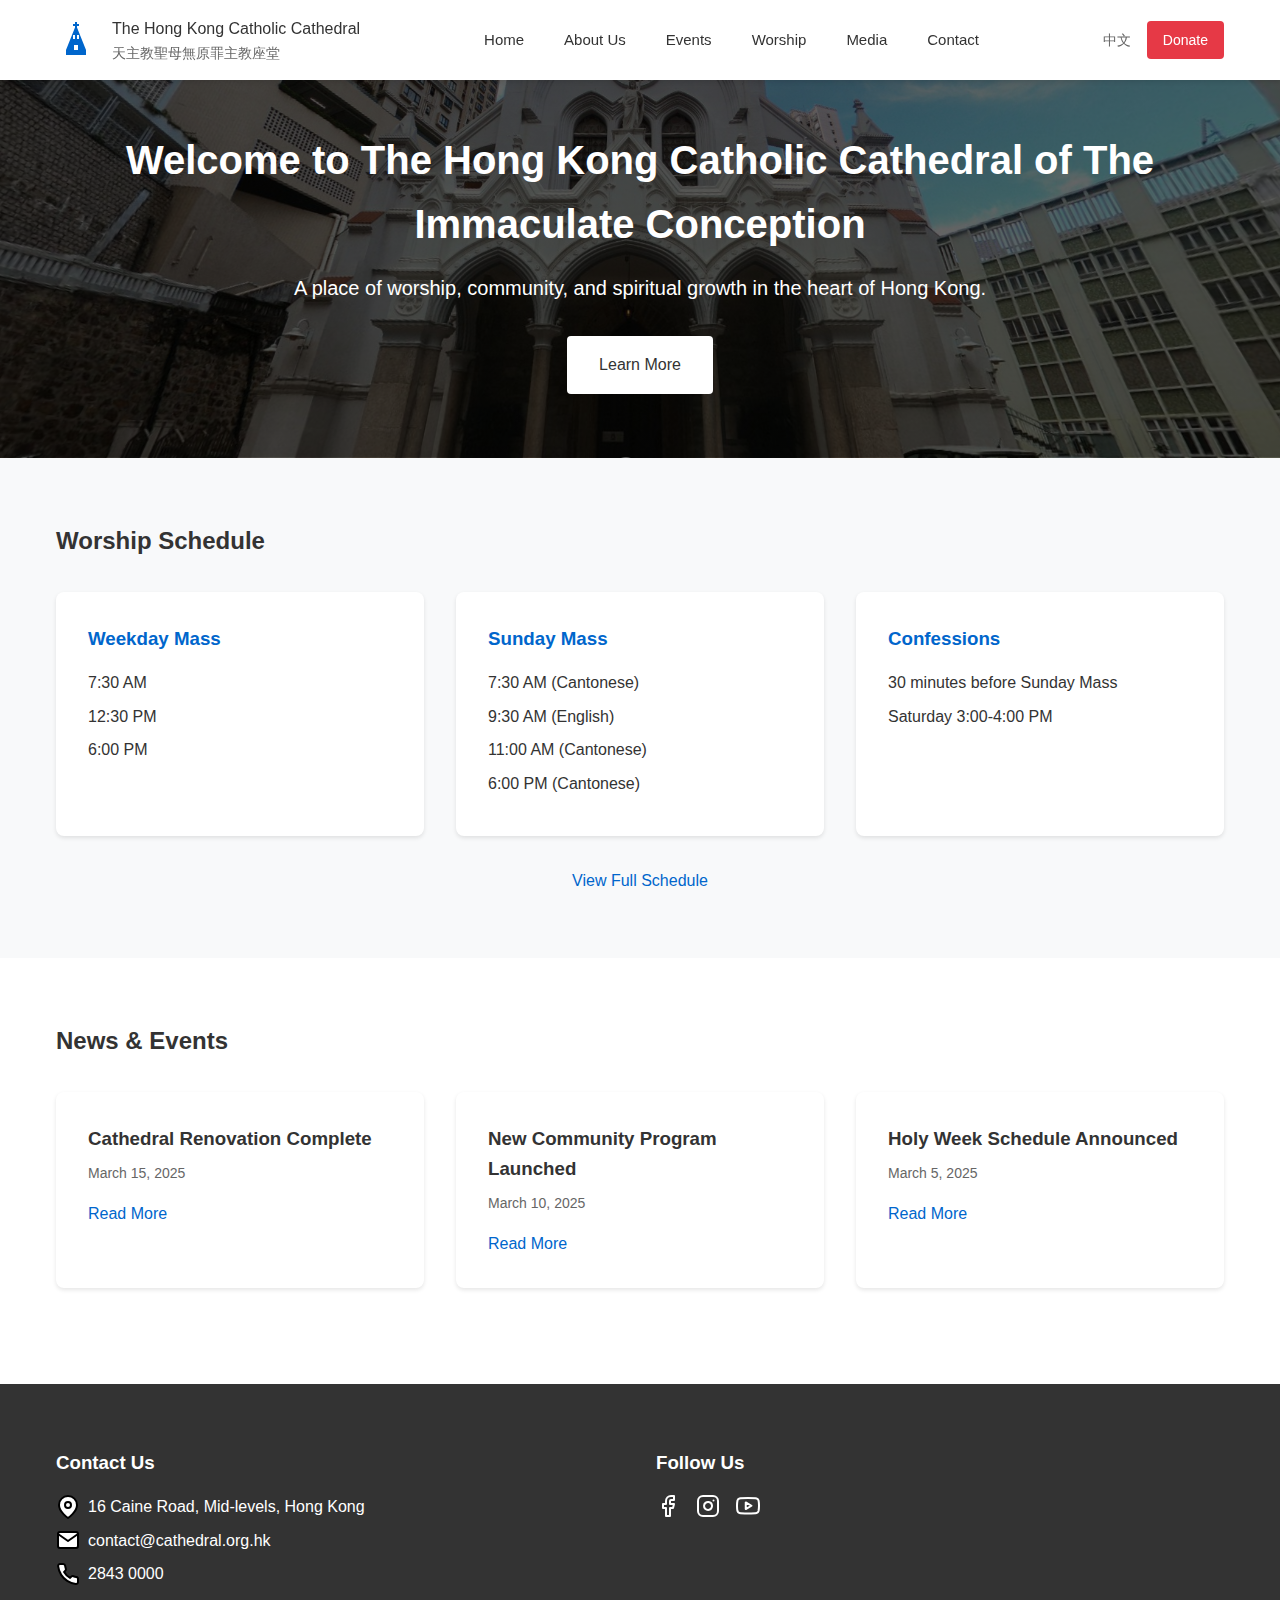
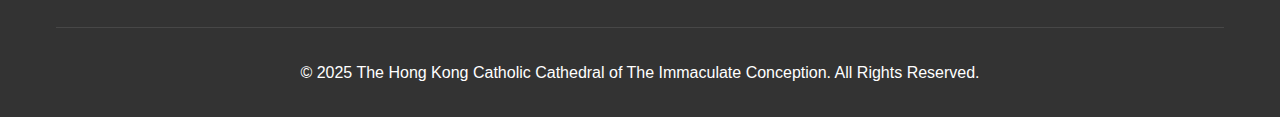
<file: index-en.html>
<!DOCTYPE html>
<html lang="en">
<head>
    <meta charset="UTF-8">
    <meta name="viewport" content="width=device-width, initial-scale=1.0">
    <title>The Hong Kong Catholic Cathedral of The Immaculate Conception</title>
    <link rel="stylesheet" href="styles/main.css">
    <link href="https://fonts.googleapis.com/css2?family=Noto+Sans:wght@400;500;700&display=swap" rel="stylesheet">
</head>
<body>
    <header class="header">
        <div class="container">
            <div class="header-content">
                <a href="index-en.html" class="logo">
                    <img src="../public/placeholder.svg" alt="Cathedral Logo" width="40" height="40">
                    <div class="logo-text">
                        <h1>The Hong Kong Catholic Cathedral</h1>
                        <p>天主教聖母無原罪主教座堂</p>
                    </div>
                </a>
                <nav class="main-nav">
                    <ul>
                        <li><a href="index-en.html">Home</a></li>
                        <li class="dropdown">
                            <a href="about-en.html">About Us</a>
                           
                        </li>
                        <li><a href="events-en.html">Events</a></li>
                        <li><a href="worship-en.html">Worship</a></li>
                        <li><a href="media-en.html">Media</a></li>
                        <li><a href="contact-en.html">Contact</a></li>
                    </ul>
                </nav>
                <div class="header-actions">
                    <a href="index.html" class="language-switch">中文</a>
                    <a href="donate-en.html" class="donate-button">Donate</a>
                </div>
                <button class="mobile-menu-toggle">
                    <span></span>
                    <span></span>
                    <span></span>
                </button>
            </div>
        </div>
    </header>

    <main>
        <section class="hero">
            <div class="container">
                <h2>Welcome to The Hong Kong Catholic Cathedral of The Immaculate Conception</h2>
                <p>A place of worship, community, and spiritual growth in the heart of Hong Kong.</p>
                <a href="about-en.html" class="cta-button">Learn More</a>
            </div>
        </section>

        <section class="worship-schedule">
            <div class="container">
                <h2>Worship Schedule</h2>
                <div class="schedule-grid">
                    <div class="schedule-card">
                        <h3>Weekday Mass</h3>
                        <ul>
                            <li>7:30 AM</li>
                            <li>12:30 PM</li>
                            <li>6:00 PM</li>
                        </ul>
                    </div>
                    <div class="schedule-card">
                        <h3>Sunday Mass</h3>
                        <ul>
                            <li>7:30 AM (Cantonese)</li>
                            <li>9:30 AM (English)</li>
                            <li>11:00 AM (Cantonese)</li>
                            <li>6:00 PM (Cantonese)</li>
                        </ul>
                    </div>
                    <div class="schedule-card">
                        <h3>Confessions</h3>
                        <ul>
                            <li>30 minutes before Sunday Mass</li>
                            <li>Saturday 3:00-4:00 PM</li>
                        </ul>
                    </div>
                </div>
                <a href="worship-en.html" class="view-all-button">View Full Schedule</a>
            </div>
        </section>

        <section class="news-events">
            <div class="container">
                <h2>News & Events</h2>
                <div class="news-grid">
                    <article class="news-card">
                        <h3>Cathedral Renovation Complete</h3>
                        <time>March 15, 2025</time>
                        <a href="news/renovation-complete-en.html">Read More</a>
                    </article>
                    <article class="news-card">
                        <h3>New Community Program Launched</h3>
                        <time>March 10, 2025</time>
                        <a href="news/community-program-en.html">Read More</a>
                    </article>
                    <article class="news-card">
                        <h3>Holy Week Schedule Announced</h3>
                        <time>March 5, 2025</time>
                        <a href="news/holy-week-schedule-en.html">Read More</a>
                    </article>
                </div>
            </div>
        </section>
    </main>

    <footer class="footer">
        <div class="container">
            <div class="footer-grid">
                <div class="footer-contact">
                    <h3>Contact Us</h3>
                    <address>
                        <p><img src="icons/map-pin.svg" alt="Address">16 Caine Road, Mid-levels, Hong Kong</p>
                        <p><img src="icons/mail.svg" alt="Email"><a href="mailto:contact@cathedral.org.hk">contact@cathedral.org.hk</a></p>
                        <p><img src="icons/phone.svg" alt="Phone"><a href="tel:+85228430000">2843 0000</a></p>
                    </address>
                </div>
                <div class="footer-social">
                    <h3>Follow Us</h3>
                    <div class="social-links">
                        <a href="#" target="_blank" rel="noopener noreferrer"><img src="icons/facebook.svg" alt="Facebook"></a>
                        <a href="#" target="_blank" rel="noopener noreferrer"><img src="icons/instagram.svg" alt="Instagram"></a>
                        <a href="#" target="_blank" rel="noopener noreferrer"><img src="icons/youtube.svg" alt="YouTube"></a>
                    </div>
                </div>
            </div>
            <div class="footer-bottom">
                <p>&copy; 2025 The Hong Kong Catholic Cathedral of The Immaculate Conception. All Rights Reserved.</p>
            </div>
        </div>
    </footer>

    <script src="js/main.js"></script>
</body>
</html>
</file>
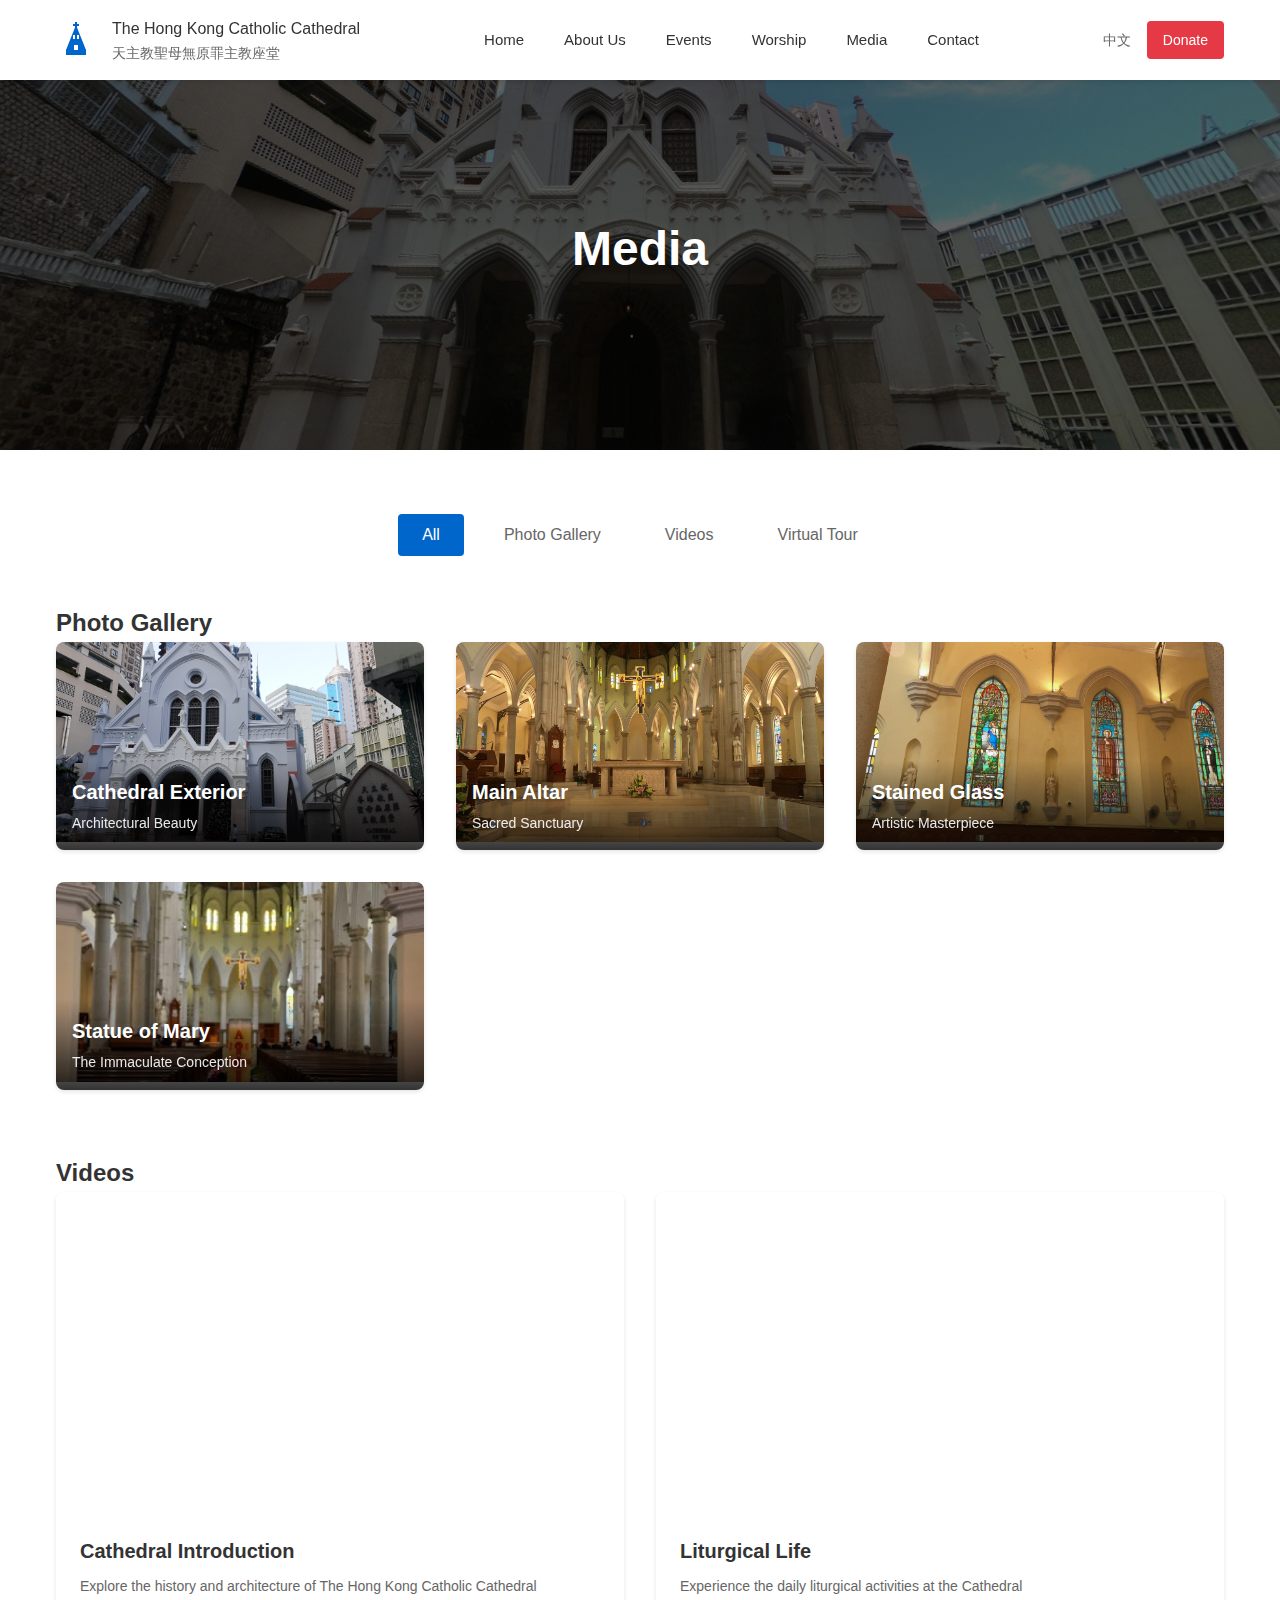
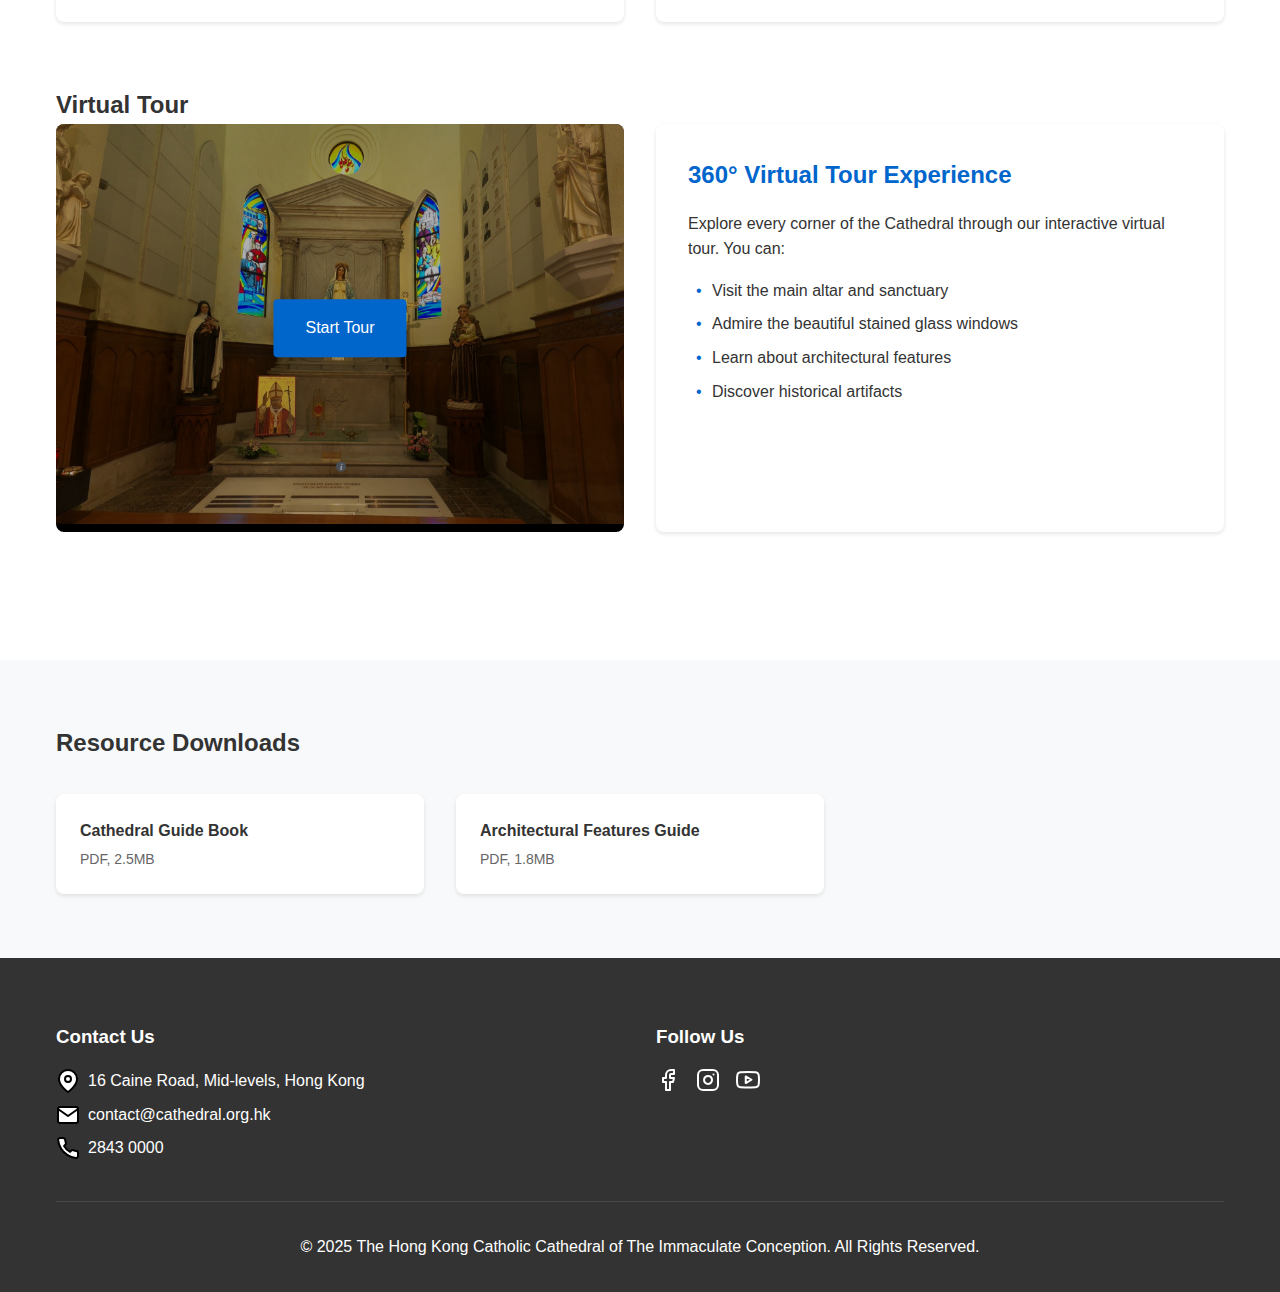
<file: media-en.html>
<!DOCTYPE html>
<html lang="en">
<head>
    <meta charset="UTF-8">
    <meta name="viewport" content="width=device-width, initial-scale=1.0">
    <title>Media - The Hong Kong Catholic Cathedral of The Immaculate Conception</title>
    <link rel="stylesheet" href="styles/main.css">
    <link href="https://fonts.googleapis.com/css2?family=Noto+Sans:wght@400;500;700&display=swap" rel="stylesheet">
</head>
<body>
    <header class="header">
        <div class="container">
            <div class="header-content">
                <a href="index-en.html" class="logo">
                    <img src="public/placeholder.svg" alt="Cathedral Logo" width="40" height="40">
                    <div class="logo-text">
                        <h1>The Hong Kong Catholic Cathedral</h1>
                        <p>天主教聖母無原罪主教座堂</p>
                    </div>
                </a>
                <nav class="main-nav">
                    <ul>
                        <li><a href="index-en.html">Home</a></li>
                        <li class="dropdown">
                            <a href="about-en.html">About Us</a>
                            
                        </li>
                        <li><a href="events-en.html">Events</a></li>
                        <li><a href="worship-en.html">Worship</a></li>
                        <li><a href="media-en.html">Media</a></li>
                        <li><a href="contact-en.html">Contact</a></li>
                    </ul>
                </nav>
                <div class="header-actions">
                    <a href="media.html" class="language-switch">中文</a>
                    <a href="donate-en.html" class="donate-button">Donate</a>
                </div>
                <button class="mobile-menu-toggle">
                    <span></span>
                    <span></span>
                    <span></span>
                </button>
            </div>
        </div>
    </header>

    <main>
        <section class="page-header" >
            <div class="container">
                <h1>Media</h1>
            </div>
        </section>

        <section class="media-content">
            <div class="container">
                <div class="media-nav">
                    <button class="media-nav-button active" data-category="all">All</button>
                    <button class="media-nav-button" data-category="photos">Photo Gallery</button>
                    <button class="media-nav-button" data-category="videos">Videos</button>
                    <button class="media-nav-button" data-category="virtual-tour">Virtual Tour</button>
                </div>

                <div class="media-grid">
                    <!-- Photo Gallery -->
                    <div class="media-category" id="photos">
                        <h2>Photo Gallery</h2>
                        <div class="gallery-grid">
                            <div class="gallery-item" data-category="photos">
                                <img src="public/placeholder-1.jpg" alt="Cathedral Exterior">
                                <div class="gallery-caption">
                                    <h3>Cathedral Exterior</h3>
                                    <p>Architectural Beauty</p>
                                </div>
                            </div>
                            <div class="gallery-item" data-category="photos">
                                <img src="public/placeholder-2.png" alt="Main Altar">
                                <div class="gallery-caption">
                                    <h3>Main Altar</h3>
                                    <p>Sacred Sanctuary</p>
                                </div>
                            </div>
                            <div class="gallery-item" data-category="photos">
                                <img src="public/placeholder-3.png" alt="Stained Glass">
                                <div class="gallery-caption">
                                    <h3>Stained Glass</h3>
                                    <p>Artistic Masterpiece</p>
                                </div>
                            </div>
                            <div class="gallery-item" data-category="photos">
                                <img src="public/placeholder-4.jpg" alt="Statue of Mary">
                                <div class="gallery-caption">
                                    <h3>Statue of Mary</h3>
                                    <p>The Immaculate Conception</p>
                                </div>
                            </div>
                        </div>
                    </div>

                    <!-- Videos -->
                    <div class="media-category" id="videos">
                        <h2>Videos</h2>
                        <div class="video-grid">
                            <div class="video-item" data-category="videos">
                                <div class="video-wrapper">
                                    <iframe src="https://www.youtube.com/embed/placeholder1" title="Cathedral Introduction" frameborder="0" allow="accelerometer; autoplay; clipboard-write; encrypted-media; gyroscope; picture-in-picture" allowfullscreen></iframe>
                                </div>
                                <div class="video-info">
                                    <h3>Cathedral Introduction</h3>
                                    <p>Explore the history and architecture of The Hong Kong Catholic Cathedral</p>
                                </div>
                            </div>
                            <div class="video-item" data-category="videos">
                                <div class="video-wrapper">
                                    <iframe src="https://www.youtube.com/embed/placeholder2" title="Liturgical Life" frameborder="0" allow="accelerometer; autoplay; clipboard-write; encrypted-media; gyroscope; picture-in-picture" allowfullscreen></iframe>
                                </div>
                                <div class="video-info">
                                    <h3>Liturgical Life</h3>
                                    <p>Experience the daily liturgical activities at the Cathedral</p>
                                </div>
                            </div>
                        </div>
                    </div>

                    <!-- Virtual Tour -->
                    <div class="media-category" id="virtual-tour">
                        <h2>Virtual Tour</h2>
                        <div class="virtual-tour-container">
                            <div class="tour-preview">
                                <img src="public/virtual-tour-preview.png" alt="Virtual Tour Preview" style="opacity: 0.7;">
                                <a href="#" class="tour-start-button">Start Tour</a>
                            </div>
                            <div class="tour-description">
                                <h3>360° Virtual Tour Experience</h3>
                                <p>Explore every corner of the Cathedral through our interactive virtual tour. You can:</p>
                                <ul>
                                    <li>Visit the main altar and sanctuary</li>
                                    <li>Admire the beautiful stained glass windows</li>
                                    <li>Learn about architectural features</li>
                                    <li>Discover historical artifacts</li>
                                </ul>
                            </div>
                        </div>
                    </div>
                </div>
            </div>
        </section>

        <section class="media-downloads">
            <div class="container">
                <h2>Resource Downloads</h2>
                <div class="downloads-grid">
                    <a href="#" class="download-item">
                        <div class="download-info">
                            <h3>Cathedral Guide Book</h3>
                            <p>PDF, 2.5MB</p>
                        </div>
                    </a>
                    <a href="#" class="download-item">
                        <div class="download-info">
                            <h3>Architectural Features Guide</h3>
                            <p>PDF, 1.8MB</p>
                        </div>
                    </a>
                </div>
            </div>
        </section>
    </main>

    <footer class="footer">
        <div class="container">
            <div class="footer-grid">
                <div class="footer-contact">
                    <h3>Contact Us</h3>
                    <address>
                        <p><img src="icons/map-pin.svg" alt="Address">16 Caine Road, Mid-levels, Hong Kong</p>
                        <p><img src="icons/mail.svg" alt="Email"><a href="mailto:contact@cathedral.org.hk">contact@cathedral.org.hk</a></p>
                        <p><img src="icons/phone.svg" alt="Phone"><a href="tel:+85228430000">2843 0000</a></p>
                    </address>
                </div>
                <div class="footer-social">
                    <h3>Follow Us</h3>
                    <div class="social-links">
                        <a href="#" target="_blank" rel="noopener noreferrer"><img src="icons/facebook.svg" alt="Facebook"></a>
                        <a href="#" target="_blank" rel="noopener noreferrer"><img src="icons/instagram.svg" alt="Instagram"></a>
                        <a href="#" target="_blank" rel="noopener noreferrer"><img src="icons/youtube.svg" alt="YouTube"></a>
                    </div>
                </div>
            </div>
            <div class="footer-bottom">
                <p>&copy; 2025 The Hong Kong Catholic Cathedral of The Immaculate Conception. All Rights Reserved.</p>
            </div>
        </div>
    </footer>

    <script src="js/main.js"></script>
</body>
</html>
</file>
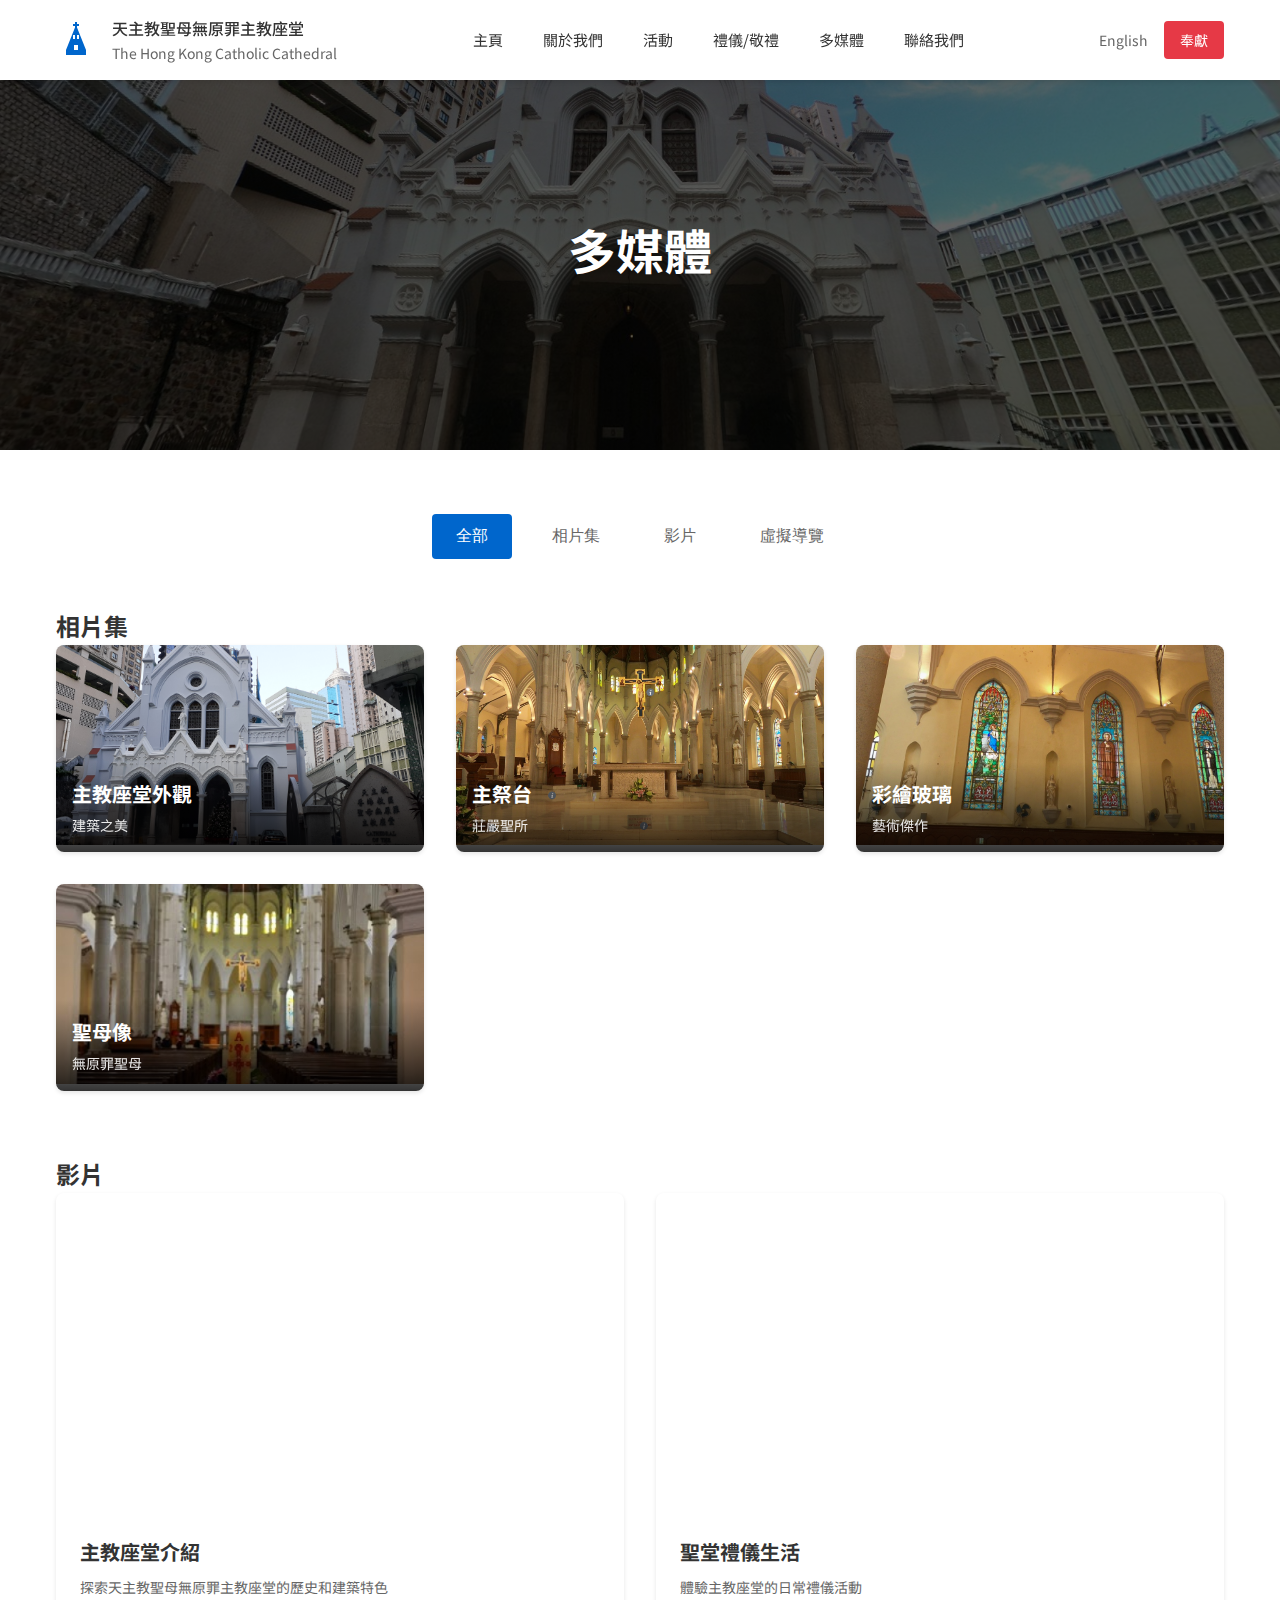
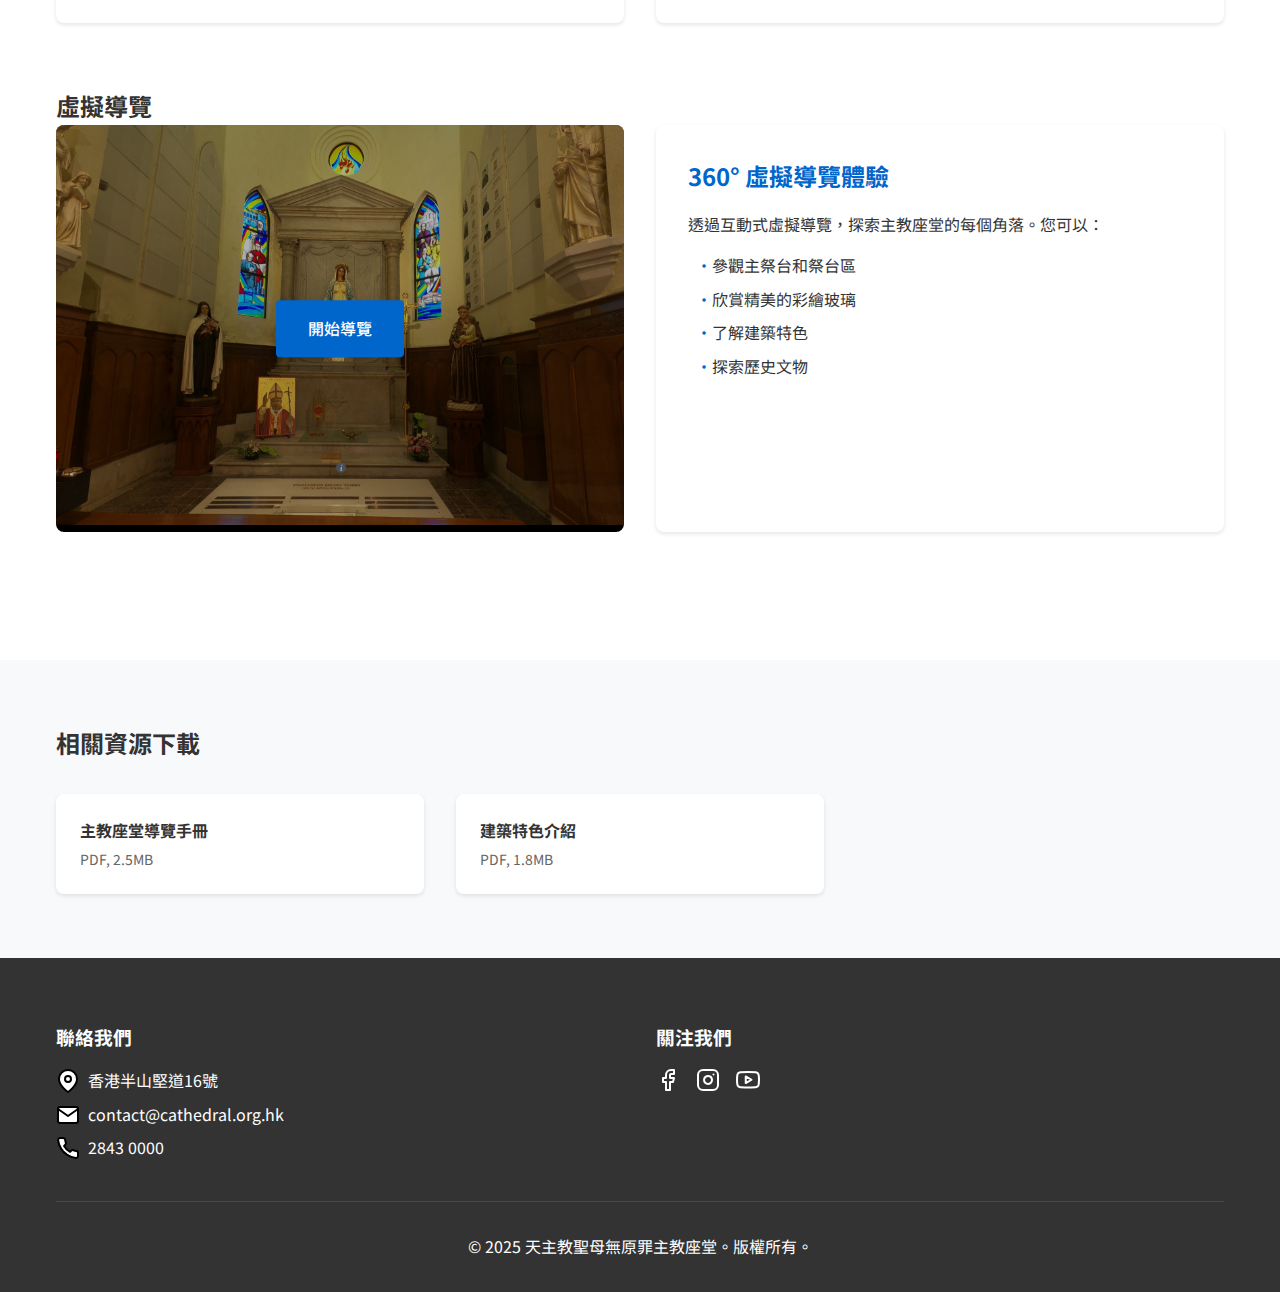
<file: media.html>
<!DOCTYPE html>
<html lang="zh">
<head>
    <meta charset="UTF-8">
    <meta name="viewport" content="width=device-width, initial-scale=1.0">
    <title>多媒體 - 天主教聖母無原罪主教座堂</title>
    <link rel="stylesheet" href="styles/main.css">
    <link href="https://fonts.googleapis.com/css2?family=Noto+Sans+TC:wght@400;500;700&display=swap" rel="stylesheet">
</head>
<body>
    <header class="header">
        <div class="container">
            <div class="header-content">
                <a href="index.html" class="logo">
                    <img src="../public/placeholder.svg" alt="Cathedral Logo" width="40" height="40">
                    <div class="logo-text">
                        <h1>天主教聖母無原罪主教座堂</h1>
                        <p>The Hong Kong Catholic Cathedral</p>
                    </div>
                </a>
                <nav class="main-nav">
                    <ul>
                        <li><a href="index.html">主頁</a></li>
                        <li class="dropdown">
                            <a href="about.html">關於我們</a>
                           
                        </li>
                        <li><a href="events.html">活動</a></li>
                        <li><a href="worship.html">禮儀/敬禮</a></li>
                        <li><a href="media.html">多媒體</a></li>
                        <li><a href="contact.html">聯絡我們</a></li>
                    </ul>
                </nav>
                <div class="header-actions">
                    <a href="media-en.html" class="language-switch">English</a>
                    <a href="donate.html" class="donate-button">奉獻</a>
                </div>
                <button class="mobile-menu-toggle">
                    <span></span>
                    <span></span>
                    <span></span>
                </button>
            </div>
        </div>
    </header>

    <main>
        <section class="page-header" >
            <div class="container">
                <h1>多媒體</h1>
            </div>
        </section>

        <section class="media-content">
            <div class="container">
                <div class="media-nav">
                    <button class="media-nav-button active" data-category="all">全部</button>
                    <button class="media-nav-button" data-category="photos">相片集</button>
                    <button class="media-nav-button" data-category="videos">影片</button>
                    <button class="media-nav-button" data-category="virtual-tour">虛擬導覽</button>
                </div>

                <div class="media-grid">
                    <!-- 相片集 -->
                    <div class="media-category" id="photos">
                        <h2>相片集</h2>
                        <div class="gallery-grid">
                            <div class="gallery-item" data-category="photos">
                                <img src="../public/placeholder-1.jpg" alt="主教座堂外觀">
                                <div class="gallery-caption">
                                    <h3>主教座堂外觀</h3>
                                    <p>建築之美</p>
                                </div>
                            </div>
                            <div class="gallery-item" data-category="photos">
                                <img src="../public/placeholder-2.png" alt="主祭台">
                                <div class="gallery-caption">
                                    <h3>主祭台</h3>
                                    <p>莊嚴聖所</p>
                                </div>
                            </div>
                            <div class="gallery-item" data-category="photos">
                                <img src="../public/placeholder-3.png" alt="彩繪玻璃">
                                <div class="gallery-caption">
                                    <h3>彩繪玻璃</h3>
                                    <p>藝術傑作</p>
                                </div>
                            </div>
                            <div class="gallery-item" data-category="photos">
                                <img src="../public/placeholder-4.jpg" alt="聖母像">
                                <div class="gallery-caption">
                                    <h3>聖母像</h3>
                                    <p>無原罪聖母</p>
                                </div>
                            </div>
                        </div>
                    </div>

                    <!-- 影片 -->
                    <div class="media-category" id="videos">
                        <h2>影片</h2>
                        <div class="video-grid">
                            <div class="video-item" data-category="videos">
                                <div class="video-wrapper">
                                    <iframe src="https://www.youtube.com/embed/placeholder1" title="主教座堂介紹" frameborder="0" allow="accelerometer; autoplay; clipboard-write; encrypted-media; gyroscope; picture-in-picture" allowfullscreen></iframe>
                                </div>
                                <div class="video-info">
                                    <h3>主教座堂介紹</h3>
                                    <p>探索天主教聖母無原罪主教座堂的歷史和建築特色</p>
                                </div>
                            </div>
                            <div class="video-item" data-category="videos">
                                <div class="video-wrapper">
                                    <iframe src="https://www.youtube.com/embed/placeholder2" title="聖堂禮儀生活" frameborder="0" allow="accelerometer; autoplay; clipboard-write; encrypted-media; gyroscope; picture-in-picture" allowfullscreen></iframe>
                                </div>
                                <div class="video-info">
                                    <h3>聖堂禮儀生活</h3>
                                    <p>體驗主教座堂的日常禮儀活動</p>
                                </div>
                            </div>
                        </div>
                    </div>

                    <!-- 虛擬導覽 -->
                    <div class="media-category" id="virtual-tour">
                        <h2>虛擬導覽</h2>
                        <div class="virtual-tour-container">
                            <div class="tour-preview">
                                <img src="../public/virtual-tour-preview.png" alt="虛擬導覽預覽" style="opacity: 0.7;">
                                <a href="#" class="tour-start-button">開始導覽</a>
                            </div>
                            <div class="tour-description">
                                <h3>360° 虛擬導覽體驗</h3>
                                <p>透過互動式虛擬導覽，探索主教座堂的每個角落。您可以：</p>
                                <ul>
                                    <li>參觀主祭台和祭台區</li>
                                    <li>欣賞精美的彩繪玻璃</li>
                                    <li>了解建築特色</li>
                                    <li>探索歷史文物</li>
                                </ul>
                            </div>
                        </div>
                    </div>
                </div>
            </div>
        </section>

        <section class="media-downloads">
            <div class="container">
                <h2>相關資源下載</h2>
                <div class="downloads-grid">
                    <a href="#" class="download-item">
                        <div class="download-info">
                            <h3>主教座堂導覽手冊</h3>
                            <p>PDF, 2.5MB</p>
                        </div>
                    </a>
                    <a href="#" class="download-item">
                        <div class="download-info">
                            <h3>建築特色介紹</h3>
                            <p>PDF, 1.8MB</p>
                        </div>
                    </a>
                </div>
            </div>
        </section>
    </main>

    <footer class="footer">
        <div class="container">
            <div class="footer-grid">
                <div class="footer-contact">
                    <h3>聯絡我們</h3>
                    <address>
                        <p><img src="icons/map-pin.svg" alt="地址">香港半山堅道16號</p>
                        <p><img src="icons/mail.svg" alt="電郵"><a href="mailto:contact@cathedral.org.hk">contact@cathedral.org.hk</a></p>
                        <p><img src="icons/phone.svg" alt="電話"><a href="tel:+85228430000">2843 0000</a></p>
                    </address>
                </div>
                <div class="footer-social">
                    <h3>關注我們</h3>
                    <div class="social-links">
                        <a href="#" target="_blank" rel="noopener noreferrer"><img src="icons/facebook.svg" alt="Facebook"></a>
                        <a href="#" target="_blank" rel="noopener noreferrer"><img src="icons/instagram.svg" alt="Instagram"></a>
                        <a href="#" target="_blank" rel="noopener noreferrer"><img src="icons/youtube.svg" alt="YouTube"></a>
                    </div>
                </div>
            </div>
            <div class="footer-bottom">
                <p>&copy; 2025 天主教聖母無原罪主教座堂。版權所有。</p>
            </div>
        </div>
    </footer>

    <script src="js/main.js"></script>
</body>
</html>
</file>
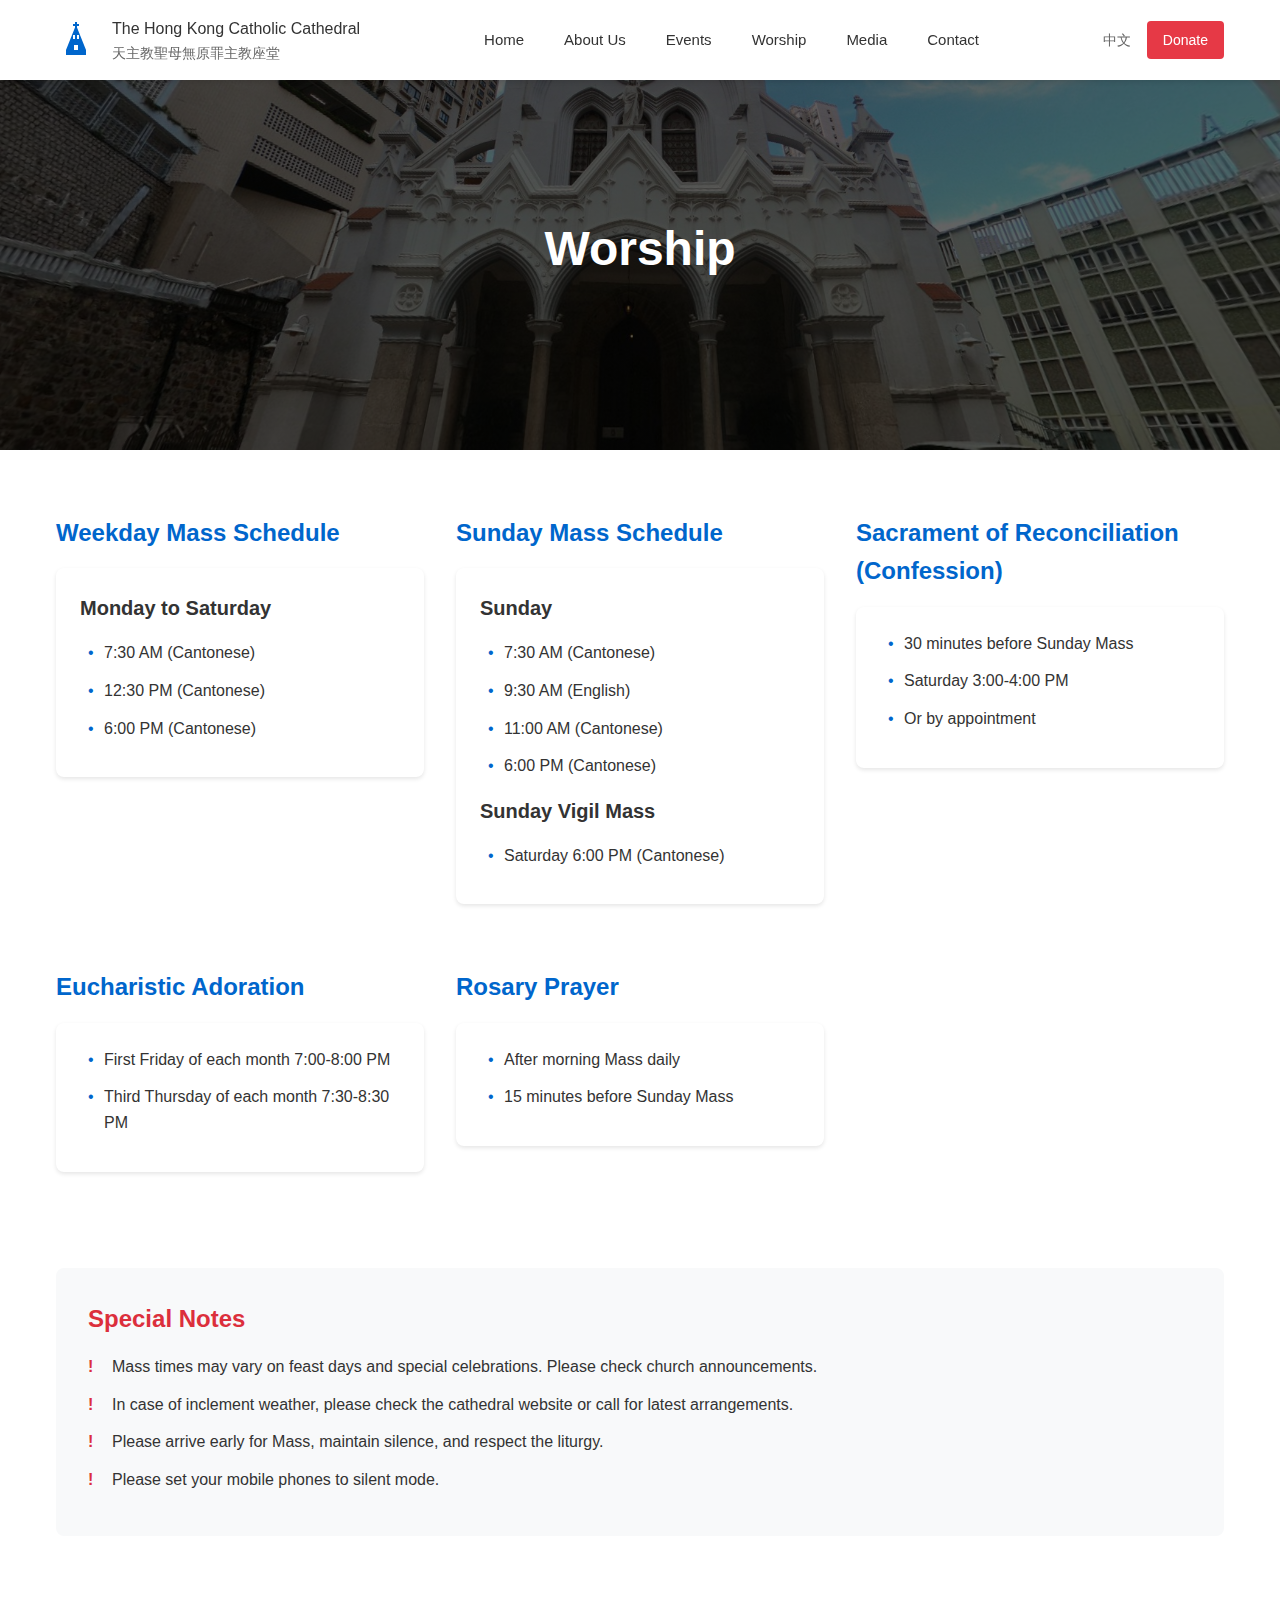
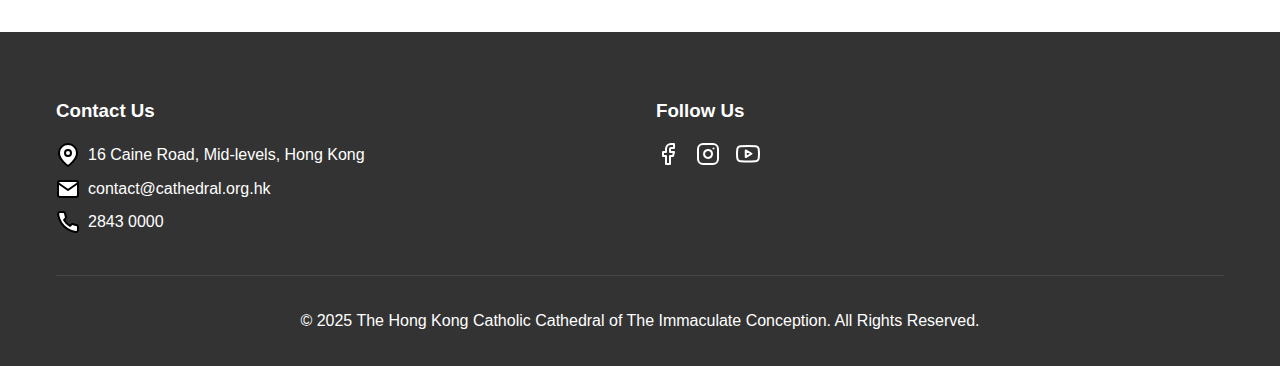
<file: worship-en.html>
<!DOCTYPE html>
<html lang="en">
<head>
    <meta charset="UTF-8">
    <meta name="viewport" content="width=device-width, initial-scale=1.0">
    <title>Worship - The Hong Kong Catholic Cathedral of The Immaculate Conception</title>
    <link rel="stylesheet" href="styles/main.css">
    <link href="https://fonts.googleapis.com/css2?family=Noto+Sans:wght@400;500;700&display=swap" rel="stylesheet">
</head>
<body>
    <header class="header">
        <div class="container">
            <div class="header-content">
                <a href="index-en.html" class="logo">
                    <img src="../public/placeholder.svg" alt="Cathedral Logo" width="40" height="40">
                    <div class="logo-text">
                        <h1>The Hong Kong Catholic Cathedral</h1>
                        <p>天主教聖母無原罪主教座堂</p>
                    </div>
                </a>
                <nav class="main-nav">
                    <ul>
                        <li><a href="index-en.html">Home</a></li>
                        <li class="dropdown">
                            <a href="about-en.html">About Us</a>
                            
                        </li>
                        <li><a href="events-en.html">Events</a></li>
                        <li><a href="worship-en.html">Worship</a></li>
                        <li><a href="media-en.html">Media</a></li>
                        <li><a href="contact-en.html">Contact</a></li>
                    </ul>
                </nav>
                <div class="header-actions">
                    <a href="worship.html" class="language-switch">中文</a>
                    <a href="donate-en.html" class="donate-button">Donate</a>
                </div>
                <button class="mobile-menu-toggle">
                    <span></span>
                    <span></span>
                    <span></span>
                </button>
            </div>
        </div>
    </header>

    <main>
        <section class="page-header" >
            <div class="container">
                <h1>Worship</h1>
            </div>
        </section>

        <section class="worship-content">
            <div class="container">
                <div class="worship-grid">
                    <div class="worship-section">
                        <h2>Weekday Mass Schedule</h2>
                        <div class="schedule-card">
                            <h3>Monday to Saturday</h3>
                            <ul>
                                <li>7:30 AM (Cantonese)</li>
                                <li>12:30 PM (Cantonese)</li>
                                <li>6:00 PM (Cantonese)</li>
                            </ul>
                        </div>
                    </div>

                    <div class="worship-section">
                        <h2>Sunday Mass Schedule</h2>
                        <div class="schedule-card">
                            <h3>Sunday</h3>
                            <ul>
                                <li>7:30 AM (Cantonese)</li>
                                <li>9:30 AM (English)</li>
                                <li>11:00 AM (Cantonese)</li>
                                <li>6:00 PM (Cantonese)</li>
                            </ul>
                            <h3>Sunday Vigil Mass</h3>
                            <ul>
                                <li>Saturday 6:00 PM (Cantonese)</li>
                            </ul>
                        </div>
                    </div>

                    <div class="worship-section">
                        <h2>Sacrament of Reconciliation (Confession)</h2>
                        <div class="schedule-card">
                            <ul>
                                <li>30 minutes before Sunday Mass</li>
                                <li>Saturday 3:00-4:00 PM</li>
                                <li>Or by appointment</li>
                            </ul>
                        </div>
                    </div>

                    <div class="worship-section">
                        <h2>Eucharistic Adoration</h2>
                        <div class="schedule-card">
                            <ul>
                                <li>First Friday of each month 7:00-8:00 PM</li>
                                <li>Third Thursday of each month 7:30-8:30 PM</li>
                            </ul>
                        </div>
                    </div>

                    <div class="worship-section">
                        <h2>Rosary Prayer</h2>
                        <div class="schedule-card">
                            <ul>
                                <li>After morning Mass daily</li>
                                <li>15 minutes before Sunday Mass</li>
                            </ul>
                        </div>
                    </div>

                    <div class="worship-section special-note">
                        <h2>Special Notes</h2>
                        <ul>
                            <li>Mass times may vary on feast days and special celebrations. Please check church announcements.</li>
                            <li>In case of inclement weather, please check the cathedral website or call for latest arrangements.</li>
                            <li>Please arrive early for Mass, maintain silence, and respect the liturgy.</li>
                            <li>Please set your mobile phones to silent mode.</li>
                        </ul>
                    </div>
                </div>
            </div>
        </section>
    </main>

    <footer class="footer">
        <div class="container">
            <div class="footer-grid">
                <div class="footer-contact">
                    <h3>Contact Us</h3>
                    <address>
                        <p><img src="icons/map-pin.svg" alt="Address">16 Caine Road, Mid-levels, Hong Kong</p>
                        <p><img src="icons/mail.svg" alt="Email"><a href="mailto:contact@cathedral.org.hk">contact@cathedral.org.hk</a></p>
                        <p><img src="icons/phone.svg" alt="Phone"><a href="tel:+85228430000">2843 0000</a></p>
                    </address>
                </div>
                <div class="footer-social">
                    <h3>Follow Us</h3>
                    <div class="social-links">
                        <a href="#" target="_blank" rel="noopener noreferrer"><img src="icons/facebook.svg" alt="Facebook"></a>
                        <a href="#" target="_blank" rel="noopener noreferrer"><img src="icons/instagram.svg" alt="Instagram"></a>
                        <a href="#" target="_blank" rel="noopener noreferrer"><img src="icons/youtube.svg" alt="YouTube"></a>
                    </div>
                </div>
            </div>
            <div class="footer-bottom">
                <p>&copy; 2025 The Hong Kong Catholic Cathedral of The Immaculate Conception. All Rights Reserved.</p>
            </div>
        </div>
    </footer>

    <script src="js/main.js"></script>
</body>
</html>
</file>
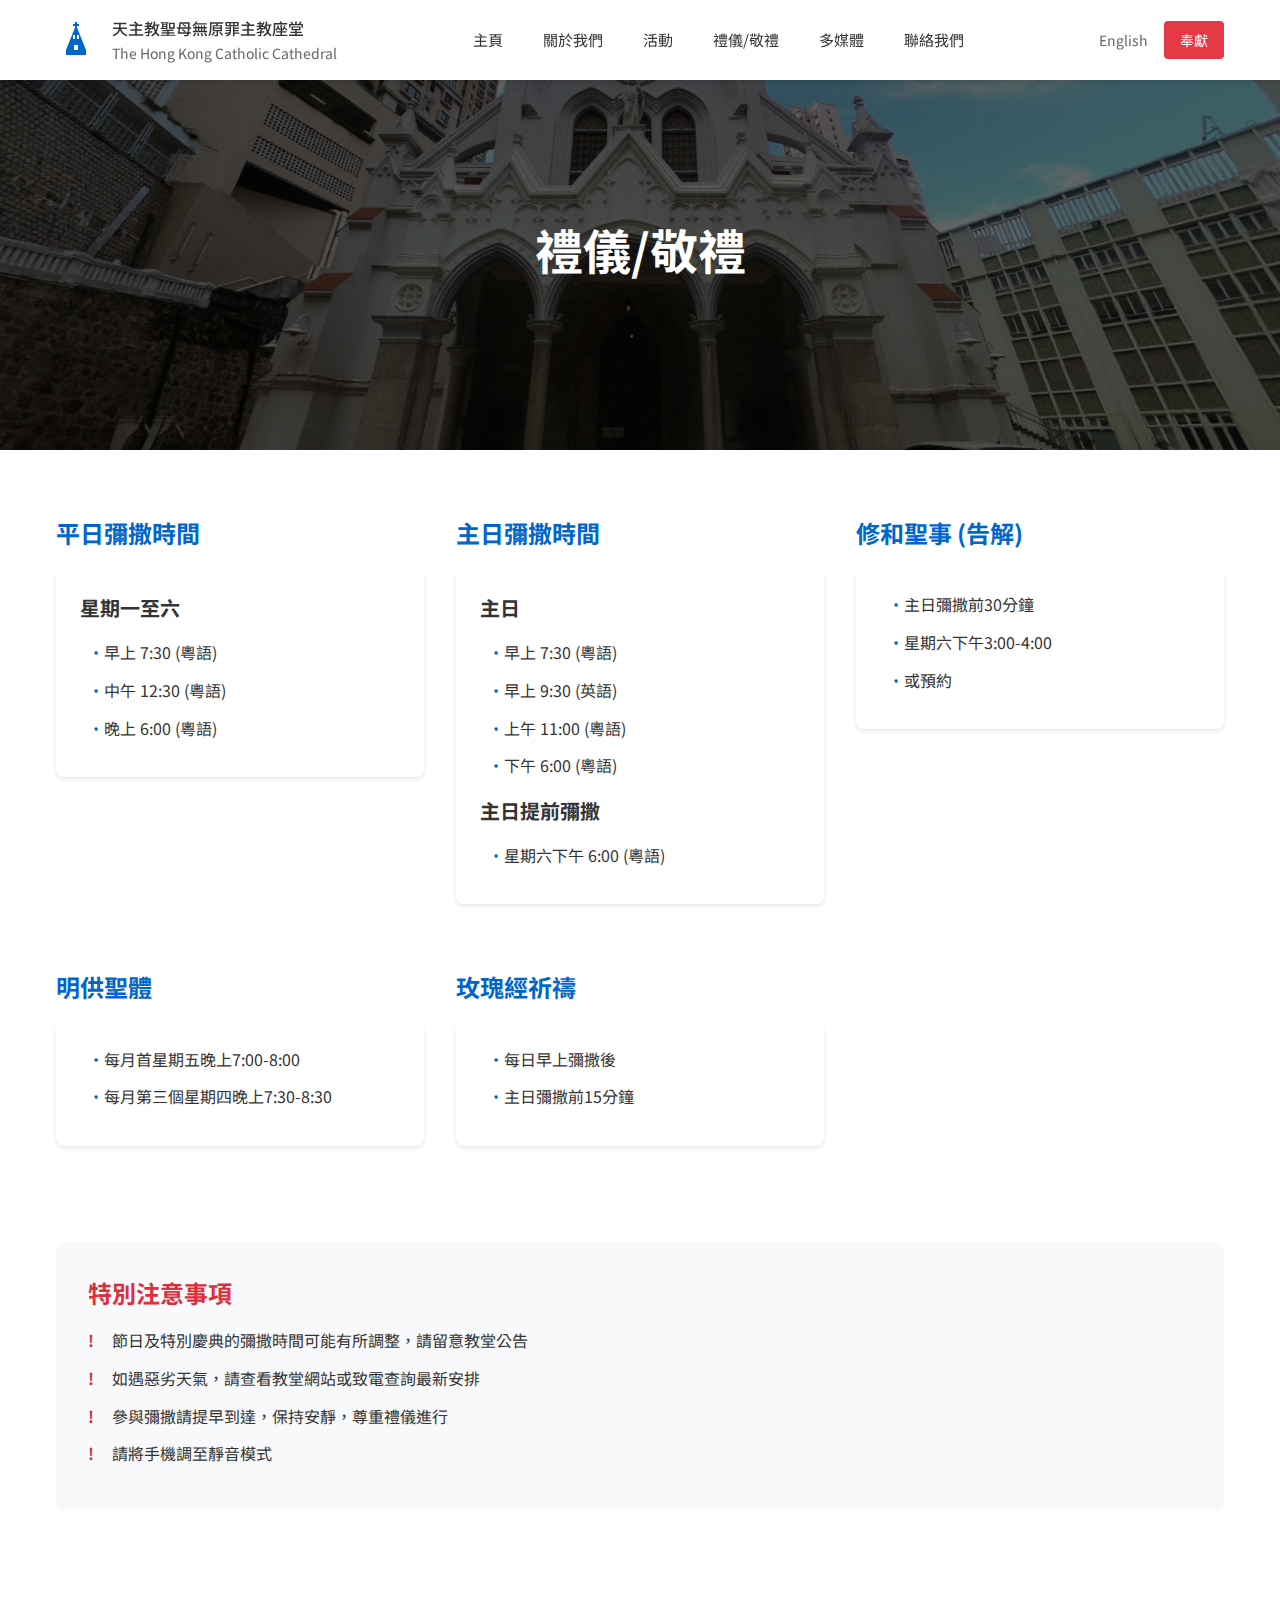
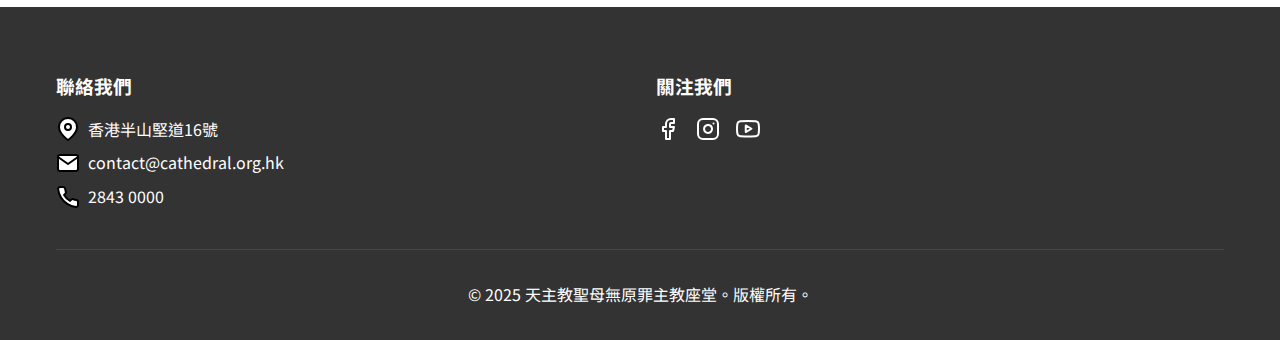
<file: worship.html>
<!DOCTYPE html>
<html lang="zh">
<head>
    <meta charset="UTF-8">
    <meta name="viewport" content="width=device-width, initial-scale=1.0">
    <title>禮儀/敬禮 - 天主教聖母無原罪主教座堂</title>
    <link rel="stylesheet" href="styles/main.css">
    <link href="https://fonts.googleapis.com/css2?family=Noto+Sans+TC:wght@400;500;700&display=swap" rel="stylesheet">
</head>
<body>
    <header class="header">
        <div class="container">
            <div class="header-content">
                <a href="index.html" class="logo">
                    <img src="public/placeholder.svg" alt="Cathedral Logo" width="40" height="40">
                    <div class="logo-text">
                        <h1>天主教聖母無原罪主教座堂</h1>
                        <p>The Hong Kong Catholic Cathedral</p>
                    </div>
                </a>
                <nav class="main-nav">
                    <ul>
                        <li><a href="index.html">主頁</a></li>
                        <li class="dropdown">
                            <a href="about.html">關於我們</a>
                           
                        </li>
                        <li><a href="events.html">活動</a></li>
                        <li><a href="worship.html">禮儀/敬禮</a></li>
                        <li><a href="media.html">多媒體</a></li>
                        <li><a href="contact.html">聯絡我們</a></li>
                    </ul>
                </nav>
                <div class="header-actions">
                    <a href="worship-en.html" class="language-switch">English</a>
                    <a href="donate.html" class="donate-button">奉獻</a>
                </div>
                <button class="mobile-menu-toggle">
                    <span></span>
                    <span></span>
                    <span></span>
                </button>
            </div>
        </div>
    </header>

    <main>
        <section class="page-header" >
            <div class="container">
                <h1>禮儀/敬禮</h1>
            </div>
        </section>

        <section class="worship-content">
            <div class="container">
                <div class="worship-grid">
                    <div class="worship-section">
                        <h2>平日彌撒時間</h2>
                        <div class="schedule-card">
                            <h3>星期一至六</h3>
                            <ul>
                                <li>早上 7:30 (粵語)</li>
                                <li>中午 12:30 (粵語)</li>
                                <li>晚上 6:00 (粵語)</li>
                            </ul>
                        </div>
                    </div>

                    <div class="worship-section">
                        <h2>主日彌撒時間</h2>
                        <div class="schedule-card">
                            <h3>主日</h3>
                            <ul>
                                <li>早上 7:30 (粵語)</li>
                                <li>早上 9:30 (英語)</li>
                                <li>上午 11:00 (粵語)</li>
                                <li>下午 6:00 (粵語)</li>
                            </ul>
                            <h3>主日提前彌撒</h3>
                            <ul>
                                <li>星期六下午 6:00 (粵語)</li>
                            </ul>
                        </div>
                    </div>

                    <div class="worship-section">
                        <h2>修和聖事 (告解)</h2>
                        <div class="schedule-card">
                            <ul>
                                <li>主日彌撒前30分鐘</li>
                                <li>星期六下午3:00-4:00</li>
                                <li>或預約</li>
                            </ul>
                        </div>
                    </div>

                    <div class="worship-section">
                        <h2>明供聖體</h2>
                        <div class="schedule-card">
                            <ul>
                                <li>每月首星期五晚上7:00-8:00</li>
                                <li>每月第三個星期四晚上7:30-8:30</li>
                            </ul>
                        </div>
                    </div>

                    <div class="worship-section">
                        <h2>玫瑰經祈禱</h2>
                        <div class="schedule-card">
                            <ul>
                                <li>每日早上彌撒後</li>
                                <li>主日彌撒前15分鐘</li>
                            </ul>
                        </div>
                    </div>

                    <div class="worship-section special-note">
                        <h2>特別注意事項</h2>
                        <ul>
                            <li>節日及特別慶典的彌撒時間可能有所調整，請留意教堂公告</li>
                            <li>如遇惡劣天氣，請查看教堂網站或致電查詢最新安排</li>
                            <li>參與彌撒請提早到達，保持安靜，尊重禮儀進行</li>
                            <li>請將手機調至靜音模式</li>
                        </ul>
                    </div>
                </div>
            </div>
        </section>
    </main>

    <footer class="footer">
        <div class="container">
            <div class="footer-grid">
                <div class="footer-contact">
                    <h3>聯絡我們</h3>
                    <address>
                        <p><img src="icons/map-pin.svg" alt="地址">香港半山堅道16號</p>
                        <p><img src="icons/mail.svg" alt="電郵"><a href="mailto:contact@cathedral.org.hk">contact@cathedral.org.hk</a></p>
                        <p><img src="icons/phone.svg" alt="電話"><a href="tel:+85228430000">2843 0000</a></p>
                    </address>
                </div>
                <div class="footer-social">
                    <h3>關注我們</h3>
                    <div class="social-links">
                        <a href="#" target="_blank" rel="noopener noreferrer"><img src="icons/facebook.svg" alt="Facebook"></a>
                        <a href="#" target="_blank" rel="noopener noreferrer"><img src="icons/instagram.svg" alt="Instagram"></a>
                        <a href="#" target="_blank" rel="noopener noreferrer"><img src="icons/youtube.svg" alt="YouTube"></a>
                    </div>
                </div>
            </div>
            <div class="footer-bottom">
                <p>&copy; 2025 天主教聖母無原罪主教座堂。版權所有。</p>
            </div>
        </div>
    </footer>

    <script src="js/main.js"></script>
</body>
</html>
</file>
<file: styles/main.css>
/* Reset and base styles */
* {
    margin: 0;
    padding: 0;
    box-sizing: border-box;
}

body {
    font-family: 'Noto Sans TC', sans-serif;
    line-height: 1.6;
    color: #333;
}

.container {
    max-width: 1200px;
    margin: 0 auto;
    padding: 0 1rem;
}

/* Header styles */
.header {
    position: fixed;
    top: 0;
    left: 0;
    width: 100%;
    background: #fff;
    box-shadow: 0 2px 4px rgba(0, 0, 0, 0.1);
    z-index: 1000;
}

.header-content {
    display: flex;
    align-items: center;
    justify-content: space-between;
    padding: 1rem 0;
}

.logo {
    display: flex;
    align-items: center;
    text-decoration: none;
    color: inherit;
    gap: 1rem;
}

.logo-text h1 {
    font-size: 1rem;
    font-weight: 500;
}

.logo-text p {
    font-size: 0.875rem;
    color: #666;
}

/* Navigation styles */
.main-nav ul {
    display: flex;
    list-style: none;
    gap: 1.5rem;
}

.main-nav a {
    text-decoration: none;
    color: #333;
    font-size: 0.9375rem;
    padding: 0.5rem;
    transition: color 0.3s;
}

.main-nav a:hover {
    color: #0066cc;
}

.dropdown {
    position: relative;
}

.dropdown-menu {
    display: none !important;
    position: absolute;
    top: 100%;
    left: 0;
    background: #fff;
    box-shadow: 0 2px 4px rgba(0, 0, 0, 0.1);
    border-radius: 4px;
    min-width: 200px;
    padding: 0.5rem 0;
    z-index: 1001;
}

.dropdown:hover .dropdown-menu {
    display: block !important;
}

.dropdown-menu a {
    display: block;
    padding: 0.5rem 1rem;
}

/* Header actions */
.header-actions {
    display: flex;
    align-items: center;
    gap: 1rem;
}

.language-switch {
    text-decoration: none;
    color: #666;
    font-size: 0.875rem;
}

.donate-button {
    background: #e63946;
    color: #fff;
    padding: 0.5rem 1rem;
    border-radius: 4px;
    text-decoration: none;
    font-size: 0.875rem;
    transition: background-color 0.3s;
}

.donate-button:hover {
    background: #dc2f3c;
}

/* Mobile menu */
.mobile-menu-toggle {
    display: none;
    background: none;
    border: none;
    cursor: pointer;
    padding: 0.5rem;
}

.mobile-menu-toggle span {
    display: block;
    width: 24px;
    height: 2px;
    background: #333;
    margin: 4px 0;
    transition: 0.3s;
}

/* Hero section */
.hero h2 {
    font-size: 2.5rem;
    margin-bottom: 1rem;
}

.hero p {
    font-size: 1.25rem;
    margin-bottom: 2rem;
}

.cta-button {
    display: inline-block;
    background: #fff;
    color: #333;
    padding: 1rem 2rem;
    border-radius: 4px;
    text-decoration: none;
    font-weight: 500;
    transition: background-color 0.3s;
}

.cta-button:hover {
    background: #f8f9fa;
}

/* Worship schedule section */
.worship-schedule {
    padding: 4rem 0;
    background: #f8f9fa;
}

.schedule-grid {
    display: grid;
    grid-template-columns: repeat(auto-fit, minmax(250px, 1fr));
    gap: 2rem;
    margin: 2rem 0;
}

.schedule-card {
    background: #fff;
    padding: 2rem;
    border-radius: 8px;
    box-shadow: 0 2px 4px rgba(0, 0, 0, 0.1);
}

.schedule-card h3 {
    margin-bottom: 1rem;
    color: #0066cc;
}

.schedule-card ul {
    list-style: none;
}

.schedule-card li {
    margin-bottom: 0.5rem;
}

/* News and events section */
.news-events {
    padding: 4rem 0;
}

.news-grid {
    display: grid;
    grid-template-columns: repeat(auto-fit, minmax(300px, 1fr));
    gap: 2rem;
    margin: 2rem 0;
}

.news-card {
    background: #fff;
    padding: 2rem;
    border-radius: 8px;
    box-shadow: 0 2px 4px rgba(0, 0, 0, 0.1);
}

.news-card h3 {
    margin-bottom: 0.5rem;
}

.news-card time {
    display: block;
    color: #666;
    font-size: 0.875rem;
    margin-bottom: 1rem;
}

.news-card a {
    color: #0066cc;
    text-decoration: none;
}

.news-card a:hover {
    text-decoration: underline;
}

/* Footer styles */
.footer {
    background: #333;
    color: #fff;
    padding: 4rem 0 2rem;
}

.footer-grid {
    display: grid;
    grid-template-columns: repeat(auto-fit, minmax(250px, 1fr));
    gap: 2rem;
    margin-bottom: 2rem;
}

.footer h3 {
    margin-bottom: 1rem;
}

.footer-contact address {
    font-style: normal;
}

.footer-contact p {
    display: flex;
    align-items: center;
    gap: 0.5rem;
    margin-bottom: 0.5rem;
}

.footer-contact a {
    color: #fff;
    text-decoration: none;
}

.footer-contact a:hover {
    text-decoration: underline;
}

.social-links {
    display: flex;
    gap: 1rem;
}

.social-links img {
    width: 24px;
    height: 24px;
    filter: brightness(0) invert(1);
}

.footer-bottom {
    text-align: center;
    padding-top: 2rem;
    border-top: 1px solid rgba(255, 255, 255, 0.1);
}

/* Responsive styles */
@media (max-width: 768px) {
    .main-nav {
        display: none;
    }

    .mobile-menu-toggle {
        display: block;
    }

    .header-actions {
        display: none;
    }

    .hero h2 {
        font-size: 2rem;
    }

    .hero p {
        font-size: 1rem;
    }
}

/* Utility classes */
.view-all-button {
    display: block;
    text-align: center;
    color: #0066cc;
    text-decoration: none;
    margin-top: 2rem;
}

.view-all-button:hover {
    text-decoration: underline;
}

/* Page header */
.page-header,
.hero {
    padding: 8rem 0 4rem;
    background: linear-gradient(rgba(0, 0, 0, 0.6), rgba(0, 0, 0, 0.6)), url('../public/hero.png');
    background-size: cover;
    background-position: center;
    color: #fff;
    text-align: center;
    min-height: 50vh;
    display: flex;
    align-items: center;
    justify-content: center;
}

.page-header h1 {
    font-size: 3rem;
    margin-bottom: 1rem;
    font-weight: 700;
}

.page-header p {
    font-size: 1.25rem;
    max-width: 800px;
    margin: 0 auto;
    opacity: 0.9;
}

/* About page styles */
.about-content {
    padding: 4rem 0;
}

.about-grid {
    display: grid;
    grid-template-columns: 3fr 2fr;
    gap: 4rem;
    align-items: start;
}

.about-text h2 {
    color: #0066cc;
    margin: 2rem 0 1rem;
    font-size: 1.75rem;
}

.about-text h2:first-child {
    margin-top: 0;
}

.about-text p {
    margin-bottom: 1rem;
    line-height: 1.6;
}

.about-text ul {
    list-style: none;
    margin: 0 0 2rem;
    padding: 0;
}

.about-text li {
    position: relative;
    padding-left: 1.5rem;
    margin-bottom: 0.5rem;
}

.about-text li::before {
    content: "•";
    position: absolute;
    left: 0;
    color: #0066cc;
}

.about-image {
    position: sticky;
    top: 100px;
}

.rounded-image {
    width: 100%;
    border-radius: 8px;
    margin-bottom: 0.5rem;
}

.image-caption {
    text-align: center;
    color: #666;
    font-size: 0.875rem;
}

@media (max-width: 768px) {
    .about-grid {
        grid-template-columns: 1fr;
        gap: 2rem;
    }

    .about-image {
        position: static;
    }

    .page-header h1 {
        font-size: 2rem;
    }
}

/* Worship page styles */
.worship-content {
    padding: 4rem 0;
}

.worship-grid {
    display: grid;
    grid-template-columns: repeat(auto-fit, minmax(300px, 1fr));
    gap: 2rem;
}

.worship-section {
    margin-bottom: 2rem;
}

.worship-section h2 {
    color: #0066cc;
    margin-bottom: 1rem;
    font-size: 1.5rem;
}

.worship-section .schedule-card {
    background: #fff;
    padding: 1.5rem;
    border-radius: 8px;
    box-shadow: 0 2px 4px rgba(0, 0, 0, 0.1);
}

.worship-section .schedule-card h3 {
    color: #333;
    margin: 1rem 0;
    font-size: 1.25rem;
}

.worship-section .schedule-card h3:first-child {
    margin-top: 0;
}

.worship-section .schedule-card ul {
    list-style: none;
    margin: 0;
    padding: 0;
}

.worship-section .schedule-card li {
    margin-bottom: 0.75rem;
    padding-left: 1.5rem;
    position: relative;
}

.worship-section .schedule-card li::before {
    content: "•";
    position: absolute;
    left: 0.5rem;
    color: #0066cc;
}

.special-note {
    grid-column: 1 / -1;
    background: #f8f9fa;
    padding: 2rem;
    border-radius: 8px;
    margin-top: 2rem;
}

.special-note h2 {
    color: #dc2f3c;
}

.special-note ul {
    list-style: none;
    margin: 0;
    padding: 0;
}

.special-note li {
    margin-bottom: 0.75rem;
    padding-left: 1.5rem;
    position: relative;
}

.special-note li::before {
    content: "!";
    position: absolute;
    left: 0;
    color: #dc2f3c;
    font-weight: bold;
}

@media (max-width: 768px) {
    .worship-grid {
        grid-template-columns: 1fr;
    }

    .worship-section {
        margin-bottom: 1.5rem;
    }

    .special-note {
        margin-top: 1rem;
        padding: 1.5rem;
    }
}

/* Contact page styles */
.contact-content {
    padding: 4rem 0;
}

.contact-grid {
    display: grid;
    grid-template-columns: 1fr 1fr;
    gap: 4rem;
}

.contact-info h2 {
    color: #0066cc;
    margin: 2rem 0 1rem;
    font-size: 1.5rem;
}

.contact-info h2:first-child {
    margin-top: 0;
}

.info-card {
    background: #fff;
    padding: 1.5rem;
    border-radius: 8px;
    box-shadow: 0 2px 4px rgba(0, 0, 0, 0.1);
    margin-bottom: 2rem;
}

.info-item {
    display: flex;
    align-items: flex-start;
    gap: 1rem;
    margin-bottom: 1.5rem;
}

.info-item:last-child {
    margin-bottom: 0;
}

.info-item img {
    width: 24px;
    height: 24px;
}

.info-item h3 {
    font-size: 1rem;
    margin-bottom: 0.25rem;
    color: #333;
}

.info-item a {
    color: #0066cc;
    text-decoration: none;
}

.info-item a:hover {
    text-decoration: underline;
}

.office-hours {
    list-style: none;
    margin: 0;
    padding: 0;
}

.office-hours li {
    display: flex;
    justify-content: space-between;
    margin-bottom: 0.75rem;
    padding-bottom: 0.75rem;
    border-bottom: 1px solid #eee;
}

.office-hours li:last-child {
    margin-bottom: 0;
    padding-bottom: 0;
    border-bottom: none;
}

.map-container {
    margin-top: 2rem;
    border-radius: 8px;
    overflow: hidden;
    box-shadow: 0 2px 4px rgba(0, 0, 0, 0.1);
}

/* Contact form styles */
.contact-form {
    background: #fff;
    padding: 2rem;
    border-radius: 8px;
    box-shadow: 0 2px 4px rgba(0, 0, 0, 0.1);
}

.contact-form h2 {
    color: #0066cc;
    margin-bottom: 1.5rem;
    font-size: 1.5rem;
}

.form-group {
    margin-bottom: 1.5rem;
}

.form-group label {
    display: block;
    margin-bottom: 0.5rem;
    color: #333;
    font-weight: 500;
}

.form-group input,
.form-group textarea {
    width: 100%;
    padding: 0.75rem;
    border: 1px solid #ddd;
    border-radius: 4px;
    font-family: inherit;
    font-size: 1rem;
    transition: border-color 0.3s;
}

.form-group input:focus,
.form-group textarea:focus {
    outline: none;
    border-color: #0066cc;
}

.submit-button {
    background: #0066cc;
    color: #fff;
    border: none;
    padding: 1rem 2rem;
    border-radius: 4px;
    font-size: 1rem;
    font-weight: 500;
    cursor: pointer;
    transition: background-color 0.3s;
}

.submit-button:hover {
    background: #0052a3;
}

/* Responsive styles for contact page */
@media (max-width: 768px) {
    .contact-grid {
        grid-template-columns: 1fr;
        gap: 2rem;
    }

    .contact-form {
        padding: 1.5rem;
    }

    .info-card {
        padding: 1rem;
    }

    .office-hours li {
        flex-direction: column;
        gap: 0.25rem;
    }
}

/* Media page styles */
.media-content {
    padding: 4rem 0;
}

.media-nav {
    display: flex;
    justify-content: center;
    gap: 1rem;
    margin-bottom: 3rem;
}

.media-nav-button {
    background: none;
    border: none;
    padding: 0.75rem 1.5rem;
    font-size: 1rem;
    color: #666;
    cursor: pointer;
    transition: all 0.3s;
    border-radius: 4px;
}

.media-nav-button:hover {
    background: #f0f0f0;
    color: #333;
}

.media-nav-button.active {
    background: #0066cc;
    color: #fff;
}

/* Gallery styles */
.gallery-grid {
    display: grid;
    grid-template-columns: repeat(auto-fill, minmax(280px, 1fr));
    gap: 2rem;
    margin-bottom: 4rem;
}

.gallery-item {
    position: relative;
    border-radius: 8px;
    overflow: hidden;
    box-shadow: 0 2px 4px rgba(0, 0, 0, 0.1);
    transition: transform 0.3s;
}

.gallery-item:hover {
    transform: translateY(-4px);
}

.gallery-item img {
    width: 100%;
    height: 200px;
    object-fit: cover;
}

.gallery-caption {
    position: absolute;
    bottom: 0;
    left: 0;
    right: 0;
    padding: 1rem;
    background: linear-gradient(transparent, rgba(0, 0, 0, 0.8));
    color: #fff;
}

.gallery-caption h3 {
    font-size: 1.25rem;
    margin-bottom: 0.25rem;
}

.gallery-caption p {
    font-size: 0.875rem;
    opacity: 0.9;
}

/* Video styles */
.video-grid {
    display: grid;
    grid-template-columns: repeat(auto-fill, minmax(400px, 1fr));
    gap: 2rem;
    margin-bottom: 4rem;
}

.video-item {
    background: #fff;
    border-radius: 8px;
    overflow: hidden;
    box-shadow: 0 2px 4px rgba(0, 0, 0, 0.1);
}

.video-wrapper {
    position: relative;
    padding-bottom: 56.25%;
    /* 16:9 aspect ratio */
    height: 0;
    overflow: hidden;
}

.video-wrapper iframe {
    position: absolute;
    top: 0;
    left: 0;
    width: 100%;
    height: 100%;
}

.video-info {
    padding: 1.5rem;
}

.video-info h3 {
    font-size: 1.25rem;
    margin-bottom: 0.5rem;
    color: #333;
}

.video-info p {
    color: #666;
    font-size: 0.875rem;
}

/* Virtual tour styles */
.virtual-tour-container {
    display: grid;
    grid-template-columns: 1fr 1fr;
    gap: 2rem;
    margin-bottom: 4rem;
}

.tour-preview {
    position: relative;
    border-radius: 8px;
    overflow: hidden;
    background-color: #000;
}

.tour-preview img {
    width: 100%;
    height: 400px;
    object-fit: cover;
}

.tour-start-button {
    position: absolute;
    top: 50%;
    left: 50%;
    transform: translate(-50%, -50%);
    background: #0066cc;
    color: #fff;
    padding: 1rem 2rem;
    border-radius: 4px;
    text-decoration: none;
    font-weight: 500;
    transition: background-color 0.3s;
}

.tour-start-button:hover {
    background: #0052a3;
}

.tour-description {
    padding: 2rem;
    background: #fff;
    border-radius: 8px;
    box-shadow: 0 2px 4px rgba(0, 0, 0, 0.1);
}

.tour-description h3 {
    color: #0066cc;
    margin-bottom: 1rem;
    font-size: 1.5rem;
}

.tour-description ul {
    list-style: none;
    margin: 1rem 0;
    padding: 0;
}

.tour-description li {
    margin-bottom: 0.5rem;
    padding-left: 1.5rem;
    position: relative;
}

.tour-description li::before {
    content: "•";
    position: absolute;
    left: 0.5rem;
    color: #0066cc;
}

/* Downloads section */
.media-downloads {
    padding: 4rem 0;
    background: #f8f9fa;
}

.downloads-grid {
    display: grid;
    grid-template-columns: repeat(auto-fill, minmax(300px, 1fr));
    gap: 2rem;
    margin-top: 2rem;
}

.download-item {
    display: flex;
    align-items: center;
    gap: 1rem;
    padding: 1.5rem;
    background: #fff;
    border-radius: 8px;
    box-shadow: 0 2px 4px rgba(0, 0, 0, 0.1);
    text-decoration: none;
    color: inherit;
    transition: transform 0.3s;
}

.download-item:hover {
    transform: translateY(-4px);
}

.download-item img {
    width: 32px;
    height: 32px;
}

.download-info h3 {
    font-size: 1rem;
    margin-bottom: 0.25rem;
    color: #333;
}

.download-info p {
    font-size: 0.875rem;
    color: #666;
}

/* Responsive styles for media page */
@media (max-width: 768px) {
    .media-nav {
        flex-wrap: wrap;
        gap: 0.5rem;
    }

    .media-nav-button {
        padding: 0.5rem 1rem;
        font-size: 0.875rem;
    }

    .video-grid {
        grid-template-columns: 1fr;
    }

    .virtual-tour-container {
        grid-template-columns: 1fr;
    }

    .tour-preview img {
        height: 300px;
    }

    .tour-description {
        padding: 1.5rem;
    }
}

/* Events page styles */
.upcoming-events {
    padding: 4rem 0;
    background: #f8f9fa;
}

.upcoming-events h2,
.regular-activities h2 {
    text-align: center;
    font-size: 2.5rem;
    margin-bottom: 3rem;
    color: #1a1a1a;
    position: relative;
}

.upcoming-events h2::after,
.regular-activities h2::after {
    content: '';
    display: block;
    width: 60px;
    height: 3px;
    background: #e63946;
    margin: 1rem auto 0;
}

.events-grid {
    display: grid;
    grid-template-columns: repeat(auto-fit, minmax(320px, 1fr));
    gap: 2rem;
    margin: 2rem 0;
}

.event-card {
    background: #fff;
    border-radius: 12px;
    overflow: hidden;
    box-shadow: 0 4px 6px rgba(0, 0, 0, 0.1);
    transition: transform 0.3s ease, box-shadow 0.3s ease;
    display: flex;
    flex-direction: row;
}

.event-card:hover {
    transform: translateY(-5px);
    box-shadow: 0 8px 12px rgba(0, 0, 0, 0.15);
}

.event-date {
    background: #e63946;
    color: #fff;
    padding: 1.5rem;
    text-align: center;
    min-width: 120px;
    display: flex;
    flex-direction: column;
    justify-content: center;
}

.event-date .day {
    font-size: 2rem;
    font-weight: 700;
    line-height: 1;
    margin-bottom: 0.5rem;
}

.event-date .month {
    font-size: 1rem;
    text-transform: uppercase;
    letter-spacing: 1px;
}

.event-details {
    padding: 1.5rem;
    flex-grow: 1;
}

.event-details h3 {
    font-size: 1.25rem;
    margin-bottom: 0.5rem;
    color: #1a1a1a;
}

.event-details time {
    display: block;
    color: #666;
    font-size: 0.875rem;
    margin-bottom: 1rem;
}

.event-details p {
    color: #4a4a4a;
    margin-bottom: 1.5rem;
    line-height: 1.6;
}

.event-link {
    display: inline-block;
    color: #e63946;
    text-decoration: none;
    font-weight: 500;
    font-size: 0.875rem;
    transition: color 0.3s;
}

.event-link:hover {
    color: #dc2f3c;
}

.regular-activities {
    padding: 4rem 0;
    background: #fff;
}

.activities-grid {
    display: grid;
    grid-template-columns: repeat(auto-fit, minmax(300px, 1fr));
    gap: 2rem;
    margin: 2rem 0;
}

.activity-card {
    background: #f8f9fa;
    padding: 2rem;
    border-radius: 12px;
    box-shadow: 0 2px 4px rgba(0, 0, 0, 0.05);
    transition: transform 0.3s ease;
    text-align: center;
}

.activity-card:hover {
    transform: translateY(-5px);
}

.activity-card h3 {
    color: #1a1a1a;
    font-size: 1.5rem;
    margin-bottom: 1rem;
    position: relative;
    padding-bottom: 1rem;
}

.activity-card h3::after {
    content: '';
    display: block;
    width: 40px;
    height: 2px;
    background: #e63946;
    position: absolute;
    bottom: 0;
    left: 50%;
    transform: translateX(-50%);
}

.activity-card p:first-of-type {
    color: #e63946;
    font-weight: 500;
    margin-bottom: 0.5rem;
}

.activity-card p:last-of-type {
    color: #666;
    font-size: 0.9375rem;
    line-height: 1.6;
}

.calendar-section {
    padding: 4rem 0;
    background: linear-gradient(rgba(0, 0, 0, 0.8), rgba(0, 0, 0, 0.8)), url('../public/cathedral-interior.jpg');
    background-size: cover;
    background-position: center;
    background-attachment: fixed;
    color: #fff;
    text-align: center;
}

.calendar-section h2 {
    font-size: 2.5rem;
    margin-bottom: 1rem;
}

.calendar-section p {
    font-size: 1.125rem;
    margin-bottom: 2rem;
    opacity: 0.9;
}

.calendar-link {
    display: inline-block;
    background: #e63946;
    color: #fff;
    padding: 1rem 2rem;
    border-radius: 50px;
    text-decoration: none;
    font-weight: 500;
    transition: background-color 0.3s, transform 0.3s;
}

.calendar-link:hover {
    background: #dc2f3c;
    transform: scale(1.05);
}

@media (max-width: 768px) {
    .page-header {
        padding: 6rem 0 3rem;
    }

    .page-header h1 {
        font-size: 2rem;
    }

    .page-header p {
        font-size: 1rem;
    }

    .upcoming-events h2,
    .regular-activities h2 {
        font-size: 2rem;
    }

    .event-card {
        flex-direction: column;
    }

    .event-date {
        padding: 1rem;
        min-width: auto;
    }

    .activities-grid {
        grid-template-columns: 1fr;
    }

    .calendar-section {
        background-attachment: scroll;
    }

    .calendar-section h2 {
        font-size: 2rem;
    }
}
</file>
